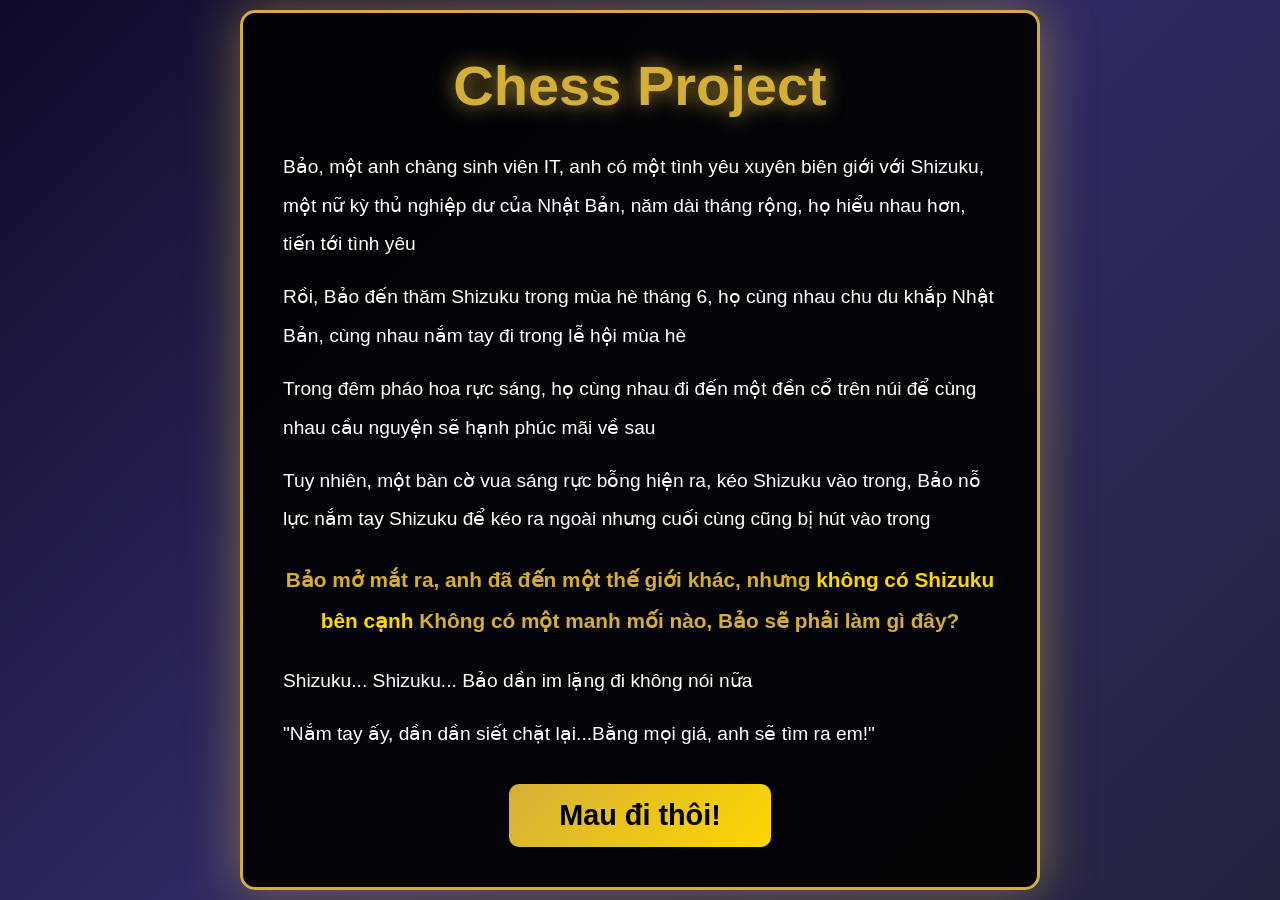
<file: src/index.html>
<!DOCTYPE html>
<html lang="vi">
  <head>
    <meta charset="UTF-8" />
    <meta name="viewport" content="width=device-width, initial-scale=1.0" />
    <link rel="apple-touch-icon" sizes="57x57" href="./img/ico/apple-icon-57x57.png" />
    <link rel="apple-touch-icon" sizes="60x60" href="./img/ico/apple-icon-60x60.png" />
    <link rel="apple-touch-icon" sizes="72x72" href="./img/ico/apple-icon-72x72.png" />
    <link rel="apple-touch-icon" sizes="76x76" href="./img/ico/apple-icon-76x76.png" />
    <link rel="apple-touch-icon" sizes="114x114" href="./img/ico/apple-icon-114x114.png" />
    <link rel="apple-touch-icon" sizes="120x120" href="./img/ico/apple-icon-120x120.png" />
    <link rel="apple-touch-icon" sizes="144x144" href="./img/ico/apple-icon-144x144.png" />
    <link rel="apple-touch-icon" sizes="152x152" href="./img/ico/apple-icon-152x152.png" />
    <link rel="apple-touch-icon" sizes="180x180" href="./img/ico/apple-icon-180x180.png" />
    <link rel="icon" type="image/png" sizes="192x192" href="./img/ico/android-icon-192x192.png" />
    <link rel="icon" type="image/png" sizes="32x32" href="./img/ico/favicon-32x32.png" />
    <link rel="icon" type="image/png" sizes="96x96" href="./img/ico/favicon-96x96.png" />
    <link rel="icon" type="image/png" sizes="16x16" href="./img/ico/favicon-16x16.png" />
    <link rel="manifest" href="./img/ico/manifest.json" />
    <link rel="stylesheet" href="chess_Style.css" />
    <meta name="msapplication-TileColor" content="#ffffff" />
    <meta name="msapplication-TileImage" content="/ms-icon-144x144.png" />
    <meta name="theme-color" content="#ffffff" />
    <title>Chess Project - Akh'Zahara</title>
  </head>
  <body>
    <!-- STORY INTRO -->
    <div id="story-intro" class="fullscreen-overlay">
      <div class="story-panel">
        <h1 class="title-gold">Chess Project</h1>
        <div class="story-text">
          <p>
            Bảo, một anh chàng sinh viên IT, anh có một tình yêu xuyên biên giới với Shizuku, một nữ kỳ thủ nghiệp dư
            của Nhật Bản, năm dài tháng rộng, họ hiểu nhau hơn, tiến tới tình yêu
          </p>
          <p>
            Rồi, Bảo đến thăm Shizuku trong mùa hè tháng 6, họ cùng nhau chu du khắp Nhật Bản, cùng nhau nắm tay đi
            trong lễ hội mùa hè
          </p>
          <p>
            Trong đêm pháo hoa rực sáng, họ cùng nhau đi đến một đền cổ trên núi để cùng nhau cầu nguyện sẽ hạnh phúc
            mãi về sau
          </p>
          <p>
            Tuy nhiên, một bàn cờ vua sáng rực bỗng hiện ra, kéo Shizuku vào trong, Bảo nỗ lực nắm tay Shizuku để kéo ra
            ngoài nhưng cuối cùng cũng bị hút vào trong
          </p>
          <p class="highlight">
            Bảo mở mắt ra, anh đã đến một thế giới khác, nhưng
            <strong>không có Shizuku bên cạnh</strong>
            Không có một manh mối nào, Bảo sẽ phải làm gì đây?
          </p>
          <p>Shizuku... Shizuku... Bảo dần im lặng đi không nói nữa</p>
          <p>"Nắm tay ấy, dần dần siết chặt lại...Bằng mọi giá, anh sẽ tìm ra em!"</p>
        </div>
        <button id="start-story-btn" class="btn-primary-large">Mau đi thôi!</button>
      </div>
    </div>

    <!-- MAIN MENU (Edopro Style) -->
    <div id="main-menu" class="fullscreen-overlay hidden">
      <div class="menu-container">
        <div class="menu-header">
          <h1 class="game-title">Chess Project</h1>
          <div class="player-info">
            <div class="player-name">
              Player:
              <span id="player-name">Bao</span>
            </div>
            <div class="player-level">
              Level:
              <span id="player-level">1</span>
            </div>
            <div class="player-exp">
              EXP:
              <span id="player-exp">0</span>
              /
              <span id="player-exp-max">100</span>
            </div>
          </div>
        </div>

        <div class="menu-content">
          <div class="menu-left">
            <button class="menu-btn" data-action="plot">
              <span class="btn-icon">📖</span>
              <span class="btn-text">Plot</span>
            </button>
            <button class="menu-btn" data-action="deck">
              <span class="btn-icon">📚</span>
              <span class="btn-text">Deck Builder</span>
            </button>
            <button class="menu-btn" data-action="profile">
              <span class="btn-icon">👤</span>
              <span class="btn-text">Profile</span>
            </button>
            <button class="menu-btn" data-action="options">
              <span class="btn-icon">⚙️</span>
              <span class="btn-text">Options</span>
            </button>
            <button class="menu-btn btn-danger" data-action="quit">
              <span class="btn-icon">🚪</span>
              <span class="btn-text">Exit</span>
            </button>
          </div>

          <div class="menu-right">
            <div class="character-display">
              <div class="character-silhouette">♔</div>
              <div class="character-name">Bao - The Wanderer</div>
            </div>
          </div>
        </div>
      </div>
    </div>

    <!-- PLOT SCREEN - Story selection -->
    <div id="plot-screen" class="fullscreen-overlay hidden">
      <div class="campaign-container">
        <div class="campaign-header">
          <h2>Plot - Choose Your Story</h2>
          <button class="btn-back" data-back="main-menu">← Back</button>
        </div>
        <div class="plot-menu">
          <div class="plot-item" data-plot="akh-zahara">
            <div class="plot-title">Akh'Zahara - Act 1 Chapter 1</div>
            <div class="plot-description">Waking up in a new world</div>
            <button class="btn-primary">Start</button>
          </div>
        </div>
      </div>
    </div>

    <!-- AKH'ZAHARA MENU SCREEN - Choose Main Plot, Guild, or Desert Merchant -->
    <div id="akh-zahara-menu-screen" class="fullscreen-overlay hidden">
      <div class="campaign-container">
        <div class="campaign-header">
          <h2>Akh'Zahara - Act 1 Chapter 1: Waking up in a new world</h2>
          <button class="btn-back" data-back="plot-screen">← Back</button>
        </div>
        <div class="plot-menu">
          <div class="plot-item" data-akh-action="main-plot">
            <div class="plot-title">Main Plot</div>
            <div class="plot-description">Follow Bao's journey to find Shizuku</div>
            <button class="btn-primary">Enter</button>
          </div>
          <div class="plot-item" data-akh-action="guild">
            <div class="plot-title">Guild - Trade Association</div>
            <div class="plot-description">Earn money through battle | No deck skills available</div>
            <button class="btn-primary">Enter</button>
          </div>
          <div class="plot-item" data-akh-action="merchant">
            <div class="plot-title">Desert Merchant</div>
            <div class="plot-description">Mysterious merchant | One-time challenge | Extreme difficulty</div>
            <button class="btn-primary">Challenge</button>
          </div>
        </div>
      </div>
    </div>

    <!-- MAIN PLOT SCREEN - Akh'Zahara battles -->
    <div id="akh-zahara-screen" class="fullscreen-overlay hidden">
      <div class="campaign-container">
        <div class="campaign-header">
          <h2>Akh'Zahara - Main Plot</h2>
          <button class="btn-back" data-back="akh-zahara-menu-screen">← Back</button>
        </div>
        <div class="progress-bar">
          <div class="progress-fill" id="akh-progress" style="width: 0%"></div>
        </div>
        <div class="act-progress-text" id="akh-progress-text">0/5</div>
        <div class="campaign-map">
          <div class="map-line"></div>
          <div class="map-node" data-node="miner-1" data-level="1">
            <span class="node-icon">⛏️</span>
            <span class="node-level">Miner 1</span>
          </div>
          <div class="map-node locked" data-node="miner-2" data-level="2">
            <span class="node-icon">⛏️</span>
            <span class="node-level">Miner 2</span>
          </div>
          <div class="map-node locked" data-node="miner-3" data-level="3">
            <span class="node-icon">⛏️</span>
            <span class="node-level">Miner 3</span>
          </div>
          <div class="map-node locked" data-node="edras" data-level="4">
            <span class="node-icon">👔</span>
            <span class="node-level">Manager - Edras</span>
          </div>
          <div class="map-node locked" data-node="wior" data-level="5">
            <span class="node-icon">♚</span>
            <span class="node-level">Boss - Wior</span>
          </div>
        </div>
      </div>
    </div>

    <!-- GUILD - TRADE ASSOCIATION SCREEN (inside Akh'Zahara) -->
    <div id="guild-screen" class="fullscreen-overlay hidden">
      <div class="campaign-container">
        <div class="campaign-header">
          <h2>Guild - Trade Association</h2>
          <button class="btn-back" data-back="akh-zahara-menu-screen">← Back</button>
          <div class="player-money">
            Money:
            <span id="player-money">9999999</span>
          </div>
        </div>
        <div class="trade-content">
          <div class="trade-left">
            <h3>Battle for Gold</h3>
            <div id="trade-opponents" class="opponent-grid"></div>
          </div>
          <div class="trade-right">
            <h3>Shop - Buy Skills & Pieces</h3>
            <div id="shop-items" class="shop-grid"></div>
          </div>
        </div>
      </div>
    </div>

    <!-- CAMPAIGN SCREEN (Hidden for now, kept for backward compatibility) -->
    <div id="campaign-screen" class="fullscreen-overlay hidden">
      <div class="campaign-container">
        <div class="campaign-header">
          <h2>Campaign - Act I: Desert of Despair</h2>
          <button class="btn-back" data-back="main-menu">← Back</button>
        </div>
        <div class="progress-bar">
          <div class="progress-fill" id="act-progress" style="width: 0%"></div>
        </div>
        <div class="act-progress-text" id="act-progress-text">0/5</div>
        <div class="campaign-map">
          <div class="map-line"></div>
          <div class="map-node" data-node="fight-1" data-level="1">
            <span class="node-icon">♟</span>
            <span class="node-level">Lvl 1</span>
          </div>
          <div class="map-node locked" data-node="fight-2" data-level="2">
            <span class="node-icon">♞</span>
            <span class="node-level">Lvl 2</span>
          </div>
          <div class="map-node locked" data-node="fight-3" data-level="3">
            <span class="node-icon">♜</span>
            <span class="node-level">Lvl 3</span>
          </div>
          <div class="map-node locked" data-node="fight-4" data-level="4">
            <span class="node-icon">♛</span>
            <span class="node-level">Lvl 4</span>
          </div>
          <div class="map-node locked" data-node="boss-1" data-level="5">
            <span class="node-icon">♚</span>
            <span class="node-level">Boss</span>
          </div>
        </div>
      </div>
    </div>

    <!-- ARENA SCREEN (Hidden for now, kept for backward compatibility) -->
    <div id="arena-screen" class="fullscreen-overlay hidden">
      <div class="arena-container">
        <div class="arena-header">
          <h2>Arena Challenges</h2>
          <button class="btn-back" data-back="main-menu">← Back</button>
        </div>
        <div class="opponent-grid">
          <div class="opponent-card" data-opponent="easy-1">
            <div class="card-icon">♟</div>
            <div class="card-name">Beginner Bot</div>
            <div class="card-difficulty">Easy</div>
            <button class="btn-challenge">Challenge</button>
          </div>
          <div class="opponent-card" data-opponent="easy-2">
            <div class="card-icon">♞</div>
            <div class="card-name">Training Dummy</div>
            <div class="card-difficulty">Easy</div>
            <button class="btn-challenge">Challenge</button>
          </div>
          <div class="opponent-card" data-opponent="medium-1">
            <div class="card-icon">♜</div>
            <div class="card-name">Arena Fighter</div>
            <div class="card-difficulty">Medium</div>
            <button class="btn-challenge">Challenge</button>
          </div>
          <div class="opponent-card" data-opponent="hard-1">
            <div class="card-icon">♛</div>
            <div class="card-name">Champion</div>
            <div class="card-difficulty">Hard</div>
            <button class="btn-challenge">Challenge</button>
          </div>
        </div>
      </div>
    </div>

    <!-- DIALOGUE SCREEN -->
    <div id="dialogue-screen" class="fullscreen-overlay hidden">
      <div class="dialogue-container">
        <div class="dialogue-portraits">
          <div class="dialogue-portrait left">♔</div>
          <div class="dialogue-portrait right" id="enemy-portrait">♚</div>
        </div>
        <div class="dialogue-content">
          <div class="dialogue-name" id="dialogue-name">Opponent</div>
          <div class="dialogue-text" id="dialogue-text"></div>
        </div>
        <button id="dialogue-continue" class="btn-primary-large">Continue</button>
      </div>
    </div>

    <!-- BATTLE SCREEN -->
    <div id="battle-screen" class="fullscreen-overlay hidden map-main">
      <div class="battle-container">
        <!-- Top Panel: Opponent & Turn -->
        <div class="battle-header">
          <div class="opponent-info">
            <div class="opponent-name" id="battle-opponent">vs Sandlord</div>
            <div class="opponent-timer" id="opponent-timer">10:00</div>
          </div>
          <div class="turn-info" id="battle-turn">Turn: 1</div>
          <button class="btn-surrender btn-danger">Surrender</button>
        </div>

        <!-- Main Battle Area -->
        <div class="battle-content">
          <!-- Left Panel: Logs & Effects -->
          <div class="battle-left-panel">
            <div class="panel-section">
              <h4>Move Log</h4>
              <div id="move-log" class="log-container"></div>
            </div>
            <div class="panel-section">
              <h4>Skill Log</h4>
              <div id="skill-log" class="log-container"></div>
            </div>
            <div class="panel-section">
              <h4>Buffs/Debuffs</h4>
              <div id="buff-debuff-list"></div>
            </div>
          </div>

          <!-- Center: Chess Board -->
          <div class="battle-board">
            <div class="file-labels">
              <div>a</div>
              <div>b</div>
              <div>c</div>
              <div>d</div>
              <div>e</div>
              <div>f</div>
              <div>g</div>
              <div>h</div>
            </div>
            <div id="chess-board" class="chess-board"></div>
            <div class="rank-labels">
              <div>8</div>
              <div>7</div>
              <div>6</div>
              <div>5</div>
              <div>4</div>
              <div>3</div>
              <div>2</div>
              <div>1</div>
            </div>
            <div class="player-status player">
              <div class="status-name">You (Bao)</div>
              <div class="status-timer" id="player-timer">10:00</div>
            </div>
          </div>

          <!-- Right Panel: Energy & Skills -->
          <div class="battle-right-panel">
            <div class="panel-section">
              <h4>Energy</h4>
              <div class="energy-display">
                <div class="energy-text">
                  <span id="current-ep">1</span>
                  /
                  <span id="max-ep">12</span>
                  EP
                </div>
              </div>
            </div>

            <div class="panel-section">
              <h4>Your Skills</h4>
              <div id="battle-skills" class="skill-cards-vertical"></div>
            </div>

            <div class="panel-section">
              <h4>Special Actions</h4>
              <button id="purge-btn" class="btn-special" title="Deal 1 damage to all pieces with health < 0.25">
                🔥 Purge (1 DMG to Weak)
              </button>
            </div>
          </div>
        </div>
      </div>
    </div>

    <!-- VICTORY SCREEN -->
    <div id="victory-screen" class="fullscreen-overlay hidden">
      <div class="result-panel victory">
        <h1>VICTORY!</h1>
        <div class="result-rewards">
          <p>
            Experience Gained:
            <span class="reward-value" id="exp-gained">+25</span>
          </p>
          <p>
            New Level:
            <span class="reward-value" id="new-level">2</span>
          </p>
        </div>
        <button class="btn-primary-large" id="victory-continue">Continue</button>
      </div>
    </div>

    <!-- DEFEAT SCREEN -->
    <div id="defeat-screen" class="fullscreen-overlay hidden">
      <div class="result-panel defeat">
        <h1>DEFEAT</h1>
        <div class="result-text">
          <p>You were defeated in battle...</p>
          <p>Train harder and try again!</p>
        </div>
        <button class="btn-primary-large" id="defeat-retry">Retry</button>
        <button class="btn-secondary" id="defeat-menu">Return to Menu</button>
      </div>
    </div>

    <!-- DECK BUILDER -->
    <div id="deck-builder" class="fullscreen-overlay hidden">
      <div class="deck-container">
        <div class="deck-header">
          <h2>Deck Builder</h2>
          <button class="btn-back" data-back="main-menu">← Back</button>
        </div>

        <div class="deck-content">
          <div class="deck-left">
            <h3>Available Skills</h3>
            <div id="available-skills" class="skill-grid"></div>
          </div>

          <div class="deck-right">
            <h3>Your Deck (5/5)</h3>
            <div id="selected-skills" class="skill-list-large"></div>
            <button class="btn-save-deck" id="save-deck-btn">Save Deck</button>
          </div>
        </div>
      </div>
    </div>

    <!-- PROFILE SCREEN -->
    <div id="profile-screen" class="fullscreen-overlay hidden">
      <div class="profile-container">
        <div class="profile-header">
          <h2>Player Profile</h2>
          <button class="btn-back" data-back="main-menu">← Back</button>
        </div>

        <div class="profile-content">
          <div class="profile-stats">
            <h3>Statistics</h3>
            <div class="stat-line">
              Name:
              <span id="profile-name">Bao</span>
            </div>
            <div class="stat-line">
              Level:
              <span id="profile-level">1</span>
            </div>
            <div class="stat-line">
              Experience:
              <span id="profile-exp">0</span>
            </div>
            <div class="stat-line">
              Battles Won:
              <span id="profile-wins">0</span>
            </div>
            <div class="stat-line">
              Battles Lost:
              <span id="profile-losses">0</span>
            </div>
            <div class="stat-line">
              Win Rate:
              <span id="profile-winrate">0%</span>
            </div>
          </div>

          <div class="profile-achievements">
            <h3>Achievements</h3>
            <div class="achievement locked">
              <span class="achievement-icon">🏆</span>
              <span class="achievement-name">First Victory</span>
            </div>
            <div class="achievement locked">
              <span class="achievement-icon">⚔️</span>
              <span class="achievement-name">Arena Champion</span>
            </div>
            <div class="achievement locked">
              <span class="achievement-icon">👑</span>
              <span class="achievement-name">Boss Slayer</span>
            </div>
          </div>
        </div>
      </div>
    </div>

    <!-- Load early error catcher before other scripts to capture startup/runtime errors -->
    <script src="early_error_catcher.js"></script>
    <!-- Load core game state first, then systems, then UI logic -->
    <script src="game_Stage.js"></script>
    <script src="ai_System.js"></script>
    <script src="dialogue_System.js"></script>
    <script src="skill_System.js"></script>
    <script src="chess_Logic.js"></script>
    <script src="menu_Logic.js"></script>
    <script src="battle_System.js"></script>
  </body>
</html>
</file>
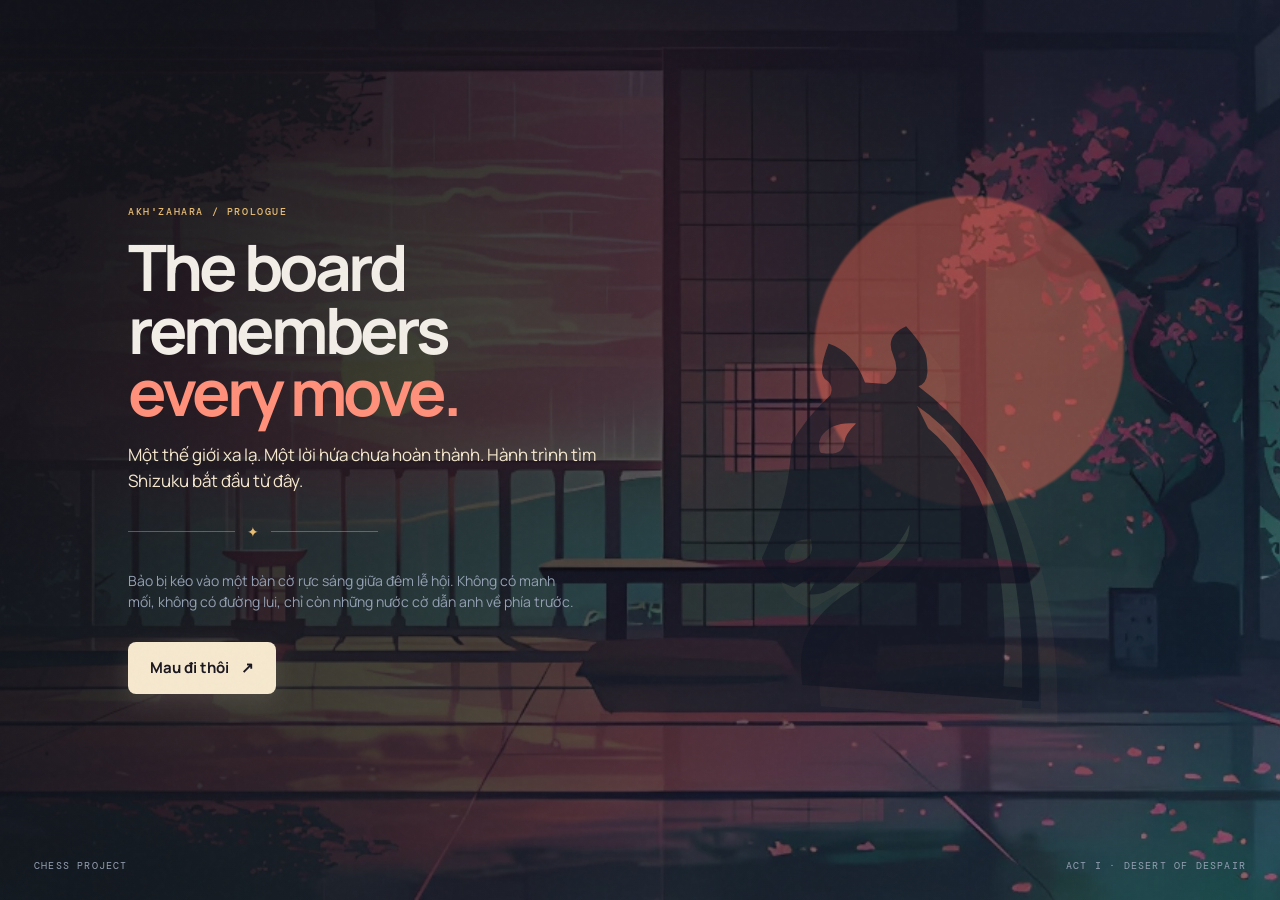
<file: Chess-Project/src/index.html>
<!doctype html>
<html lang="vi">
  <head>
    <meta charset="UTF-8" />
    <meta name="viewport" content="width=device-width, initial-scale=1.0" />
    <meta name="theme-color" content="#10131c" />
    <link rel="icon" href="../assets/img/ico/favicon.ico" />
    <link rel="stylesheet" href="chess_Style.css" />
    <title>Chess Project | Akh'Zahara</title>
  </head>
  <body>
    <div class="site-noise" aria-hidden="true"></div>

    <main id="story-intro" class="screen fullscreen-overlay screen-intro">
      <div class="intro-art" aria-hidden="true">
        <div class="intro-sun"></div>
        <div class="intro-silhouette">♞</div>
      </div>
      <section class="intro-panel" aria-labelledby="intro-title">
        <div class="eyebrow">AKH'ZAHARA / PROLOGUE</div>
        <h1 id="intro-title">
          The board remembers
          <br />
          <em>every move.</em>
        </h1>
        <p class="intro-lede">
          Một thế giới xa lạ. Một lời hứa chưa hoàn thành. Hành trình tìm Shizuku bắt đầu từ đây.
        </p>
        <div class="intro-rule">
          <span></span>
          <span>✦</span>
          <span></span>
        </div>
        <p class="intro-copy">
          Bảo bị kéo vào một bàn cờ rực sáng giữa đêm lễ hội. Không có manh mối, không có đường lui, chỉ còn những nước
          cờ dẫn anh về phía trước.
        </p>
        <button id="start-story-btn" class="button button-primary button-large">
          <span>Mau đi thôi</span>
          <span aria-hidden="true">↗</span>
        </button>
      </section>
      <div class="intro-footer">
        <span>CHESS PROJECT</span>
        <span>ACT I · DESERT OF DESPAIR</span>
      </div>
    </main>

    <main id="main-menu" class="screen fullscreen-overlay screen-menu hidden">
      <header class="app-header">
        <a class="brand" href="#" aria-label="Chess Project home">
          <span class="brand-mark">♞</span>
          <span>
            <strong>Chess</strong>
            Project
          </span>
        </a>
        <div class="header-meta">
          <span class="status-dot"></span>
          <span>Local session</span>
          <span class="header-divider"></span>
          <span class="muted">Akh'Zahara</span>
        </div>
      </header>
      <section class="menu-dashboard">
        <div class="menu-hero">
          <div class="eyebrow">WELCOME BACK, TRAVELER</div>
          <h1>Make your move.</h1>
          <p>Choose a path through Akh'Zahara and find the one who is waiting beyond the board.</p>
          <div class="hero-stats">
            <div>
              <span>01</span>
              <small>ACT</small>
            </div>
            <div>
              <span>05</span>
              <small>DUELS</small>
            </div>
            <div>
              <span>∞</span>
              <small>WAYS FORWARD</small>
            </div>
          </div>
        </div>
        <div class="menu-card player-card">
          <div class="card-kicker">YOUR PROFILE</div>
          <div class="player-row">
            <div class="avatar avatar-gold">♔</div>
            <div>
              <h2 id="player-name">Bao</h2>
              <p>
                The Wanderer · Level
                <span id="player-level">1</span>
              </p>
            </div>
          </div>
          <div class="xp-label">
            <span>Experience</span>
            <strong>
              <span id="player-exp">0</span>
              /
              <span id="player-exp-max">100</span>
            </strong>
          </div>
          <div class="xp-track"><span></span></div>
        </div>
        <nav class="menu-actions" aria-label="Main navigation">
          <button class="menu-btn menu-btn-featured" data-action="plot">
            <span class="action-icon">◈</span>
            <span>
              <strong>Continue journey</strong>
              <small>Enter the story of Akh'Zahara</small>
            </span>
            <b>→</b>
          </button>
          <button class="menu-btn" data-action="deck">
            <span class="action-icon">▤</span>
            <span>
              <strong>Deck builder</strong>
              <small>Shape your five-card strategy</small>
            </span>
            <b>→</b>
          </button>
          <button class="menu-btn" data-action="profile">
            <span class="action-icon">◉</span>
            <span>
              <strong>Profile</strong>
              <small>Review your campaign record</small>
            </span>
            <b>→</b>
          </button>
          <button class="menu-btn" data-action="options">
            <span class="action-icon">⊙</span>
            <span>
              <strong>Options</strong>
              <small>Preferences and display</small>
            </span>
            <b>→</b>
          </button>
          <button class="menu-btn menu-btn-quiet" data-action="quit">
            <span class="action-icon">↪</span>
            <span>
              <strong>Exit game</strong>
              <small>Close this session</small>
            </span>
            <b>→</b>
          </button>
        </nav>
        <aside class="menu-art" aria-label="Akh'Zahara illustration">
          <div class="art-caption">
            <span>THE DESERT</span>
            <strong>holds its breath.</strong>
          </div>
        </aside>
      </section>
    </main>

    <main id="plot-screen" class="screen fullscreen-overlay screen-content hidden">
      <section class="content-shell">
        <header class="screen-header">
          <div>
            <div class="eyebrow">STORY SELECT</div>
            <h1>Choose your road</h1>
            <p>Every chapter brings you closer to Shizuku.</p>
          </div>
          <button class="btn-back button button-ghost" data-back="main-menu">← Back</button>
        </header>
        <div class="story-choice plot-menu">
          <article class="choice-card plot-item" data-plot="akh-zahara">
            <div class="choice-index">01</div>
            <div>
              <div class="card-kicker">ACT I · CHAPTER I</div>
              <h2>Akh'Zahara</h2>
              <p>Wake in a new world, cross the desert, and follow the trail of a vanished traveler.</p>
              <button class="button button-primary">
                Begin chapter
                <span>→</span>
              </button>
            </div>
            <div class="choice-glyph">♞</div>
          </article>
        </div>
      </section>
    </main>

    <main id="akh-zahara-menu-screen" class="screen fullscreen-overlay screen-content screen-map hidden">
      <section class="content-shell">
        <header class="screen-header">
          <div>
            <div class="eyebrow">AKH'ZAHARA · ACT I</div>
            <h1>The desert opens</h1>
            <p>Choose how you want to spend this chapter.</p>
          </div>
          <button class="btn-back button button-ghost" data-back="plot-screen">← Back</button>
        </header>
        <div class="mode-grid">
          <article class="mode-card plot-item" data-akh-action="main-plot">
            <span class="mode-number">01</span>
            <span class="mode-icon">♚</span>
            <div>
              <h2>Destiny road</h2>
              <p>Follow the main story and find the keeper of the mine.</p>
            </div>
            <button class="button button-outline">Enter →</button>
          </article>
          <article class="mode-card plot-item" data-akh-action="guild">
            <span class="mode-number">02</span>
            <span class="mode-icon">◈</span>
            <div>
              <h2>Trade association</h2>
              <p>Win matches, earn gold, refine your deck.</p>
            </div>
            <button class="button button-outline">Enter →</button>
          </article>
          <article class="mode-card mode-card-warning plot-item" data-akh-action="merchant">
            <span class="mode-number">03</span>
            <span class="mode-icon">✦</span>
            <div>
              <h2>Secret merchant</h2>
              <p>One attempt. Extreme difficulty. A unique reward.</p>
            </div>
            <button class="button button-outline">Challenge →</button>
          </article>
        </div>
      </section>
    </main>

    <main id="akh-zahara-screen" class="screen fullscreen-overlay screen-content hidden">
      <section class="content-shell">
        <header class="screen-header">
          <div>
            <div class="eyebrow">DESTINY ROAD · ACT I</div>
            <h1>Through the mine</h1>
            <p>Defeat each guardian to unlock the next gate.</p>
          </div>
          <button class="btn-back button button-ghost" data-back="akh-zahara-menu-screen">← Back</button>
        </header>
        <div class="progress-summary">
          <div>
            <span>CAMPAIGN PROGRESS</span>
            <strong id="akh-progress-text">0/5</strong>
          </div>
          <div class="progress-bar"><div class="progress-fill" id="akh-progress" style="width: 0%"></div></div>
        </div>
        <div class="campaign-map">
          <div class="map-line"></div>
          <button class="map-node" data-node="miner-1" data-level="1">
            <span class="node-icon">⛏</span>
            <span class="node-level">Miner I</span>
          </button>
          <button class="map-node locked" data-node="miner-2" data-level="2">
            <span class="node-icon">⛏</span>
            <span class="node-level">Miner II</span>
          </button>
          <button class="map-node locked" data-node="miner-3" data-level="3">
            <span class="node-icon">⛏</span>
            <span class="node-level">Miner III</span>
          </button>
          <button class="map-node locked" data-node="edras" data-level="4">
            <span class="node-icon">♜</span>
            <span class="node-level">Edras</span>
          </button>
          <button class="map-node locked" data-node="wior" data-level="5">
            <span class="node-icon">♚</span>
            <span class="node-level">Wior</span>
          </button>
        </div>
      </section>
    </main>

    <main id="guild-screen" class="screen fullscreen-overlay screen-content hidden">
      <section class="content-shell">
        <header class="screen-header">
          <div>
            <div class="eyebrow">AKH'ZAHARA · ECONOMY</div>
            <h1>Trade association</h1>
            <p>Win matches, earn gold, refine your deck.</p>
          </div>
          <div class="header-actions">
            <div class="wallet">
              ◈
              <span id="player-money">0</span>
            </div>
            <button class="btn-back button button-ghost" data-back="akh-zahara-menu-screen">← Back</button>
          </div>
        </header>
        <div class="trade-content">
          <section class="surface-panel trade-left">
            <div class="panel-heading">
              <div>
                <span class="card-kicker">THE LADDER</span>
                <h2>Earn your way up</h2>
              </div>
            </div>
            <div id="trade-opponents" class="opponent-grid"></div>
          </section>
          <section class="surface-panel trade-right">
            <div class="panel-heading">
              <div>
                <span class="card-kicker">THE SHOP</span>
                <h2>Invest in strategy</h2>
              </div>
            </div>
            <div id="shop-items" class="shop-grid"></div>
          </section>
        </div>
      </section>
    </main>

    <main id="campaign-screen" class="screen fullscreen-overlay screen-content hidden">
      <section class="content-shell">
        <header class="screen-header">
          <div>
            <div class="eyebrow">LEGACY CAMPAIGN</div>
            <h1>Desert of despair</h1>
            <p>The original battle route.</p>
          </div>
          <button class="btn-back button button-ghost" data-back="main-menu">← Back</button>
        </header>
        <div class="progress-summary">
          <div>
            <span>ACT I PROGRESS</span>
            <strong id="act-progress-text">0/5</strong>
          </div>
          <div class="progress-bar"><div class="progress-fill" id="act-progress" style="width: 0%"></div></div>
        </div>
        <div class="campaign-map">
          <div class="map-line"></div>
          <button class="map-node" data-node="fight-1" data-level="1">
            <span class="node-icon">♟</span>
            <span class="node-level">Level 1</span>
          </button>
          <button class="map-node locked" data-node="fight-2" data-level="2">
            <span class="node-icon">♞</span>
            <span class="node-level">Level 2</span>
          </button>
          <button class="map-node locked" data-node="fight-3" data-level="3">
            <span class="node-icon">♜</span>
            <span class="node-level">Level 3</span>
          </button>
          <button class="map-node locked" data-node="fight-4" data-level="4">
            <span class="node-icon">♛</span>
            <span class="node-level">Level 4</span>
          </button>
          <button class="map-node locked" data-node="boss-1" data-level="5">
            <span class="node-icon">♚</span>
            <span class="node-level">Boss</span>
          </button>
        </div>
      </section>
    </main>

    <main id="arena-screen" class="screen fullscreen-overlay screen-content hidden">
      <section class="content-shell">
        <header class="screen-header">
          <div>
            <div class="eyebrow">OPEN PLAY</div>
            <h1>Arena challenges</h1>
            <p>Choose an opponent and test your reading of the board.</p>
          </div>
          <button class="btn-back button button-ghost" data-back="main-menu">← Back</button>
        </header>
        <div class="opponent-grid arena-grid">
          <article class="opponent-card" data-opponent="easy-1">
            <div class="card-icon">♟</div>
            <h2>Rookie</h2>
            <p>Easy · First steps</p>
            <button class="btn-challenge button button-outline">Challenge</button>
          </article>
          <article class="opponent-card" data-opponent="easy-2">
            <div class="card-icon">♞</div>
            <h2>Training dummy</h2>
            <p>Easy · Practice</p>
            <button class="btn-challenge button button-outline">Challenge</button>
          </article>
          <article class="opponent-card" data-opponent="medium-1">
            <div class="card-icon">♜</div>
            <h2>Arena fighter</h2>
            <p>Medium · Pressure</p>
            <button class="btn-challenge button button-outline">Challenge</button>
          </article>
          <article class="opponent-card" data-opponent="hard-1">
            <div class="card-icon">♛</div>
            <h2>Champion</h2>
            <p>Hard · No mercy</p>
            <button class="btn-challenge button button-outline">Challenge</button>
          </article>
        </div>
      </section>
    </main>

    <main id="dialogue-screen" class="screen fullscreen-overlay screen-dialogue hidden">
      <section class="dialogue-container">
        <div class="dialogue-portraits">
          <div class="dialogue-portrait left">♔</div>
          <div class="dialogue-portrait right" id="enemy-portrait">♚</div>
        </div>
        <div class="dialogue-content">
          <div class="card-kicker">BEFORE THE MATCH</div>
          <div class="dialogue-name" id="dialogue-name">Opponent</div>
          <div class="dialogue-text" id="dialogue-text"></div>
        </div>
        <button id="dialogue-continue" class="button button-primary button-large">
          Continue
          <span>→</span>
        </button>
      </section>
    </main>

    <main id="battle-screen" class="screen fullscreen-overlay screen-battle hidden map-main">
      <div class="battle-shell">
        <header class="battle-topbar">
          <a class="brand" href="#">
            <span class="brand-mark">♞</span>
            <span>
              <strong>Chess</strong>
              Project
            </span>
          </a>
          <div class="battle-context">
            <span class="status-dot"></span>
            <span id="battle-turn">Turn: 1</span>
            <span class="header-divider"></span>
            <span id="battle-opponent">vs Sandlord</span>
          </div>
          <button class="btn-surrender button button-danger">Resign</button>
        </header>
        <div class="battle-layout">
          <aside class="battle-sidebar battle-sidebar-left">
            <section class="player-panel opponent-panel">
              <div class="player-row">
                <div class="avatar avatar-red">♚</div>
                <div>
                  <span class="card-kicker">OPPONENT</span>
                  <h2 id="battle-opponent-label">Sandlord</h2>
                </div>
              </div>
              <div class="clock clock-opponent" id="opponent-timer">10:00</div>
            </section>
            <section class="surface-panel log-panel">
              <div class="panel-heading">
                <h3>Move history</h3>
                <span class="panel-count">10</span>
              </div>
              <div id="move-log" class="log-container move-history"></div>
            </section>
            <section class="surface-panel log-panel">
              <div class="panel-heading"><h3>Battle log</h3></div>
              <div id="skill-log" class="log-container"></div>
            </section>
            <section class="surface-panel effects-panel">
              <div class="panel-heading"><h3>Effects</h3></div>
              <div id="buff-debuff-list"></div>
            </section>
          </aside>
          <section class="board-stage">
            <div class="board-status">
              <span class="turn-pip"></span>
              <span>Your turn</span>
              <small>Choose a piece to begin</small>
            </div>
            <div class="board-frame">
              <div class="rank-labels" aria-hidden="true">
                <div>8</div>
                <div>7</div>
                <div>6</div>
                <div>5</div>
                <div>4</div>
                <div>3</div>
                <div>2</div>
                <div>1</div>
              </div>
              <div class="board-core">
                <div id="chess-board" class="chess-board" aria-label="Chess board"></div>
                <div class="file-labels" aria-hidden="true">
                  <div>a</div>
                  <div>b</div>
                  <div>c</div>
                  <div>d</div>
                  <div>e</div>
                  <div>f</div>
                  <div>g</div>
                  <div>h</div>
                </div>
              </div>
            </div>
            <section class="player-panel player-panel-bottom">
              <div class="player-row">
                <div class="avatar avatar-gold">♔</div>
                <div>
                  <span class="card-kicker">YOU</span>
                  <h2>You · Bao</h2>
                </div>
              </div>
              <div class="clock clock-player" id="player-timer">10:00</div>
            </section>
          </section>
          <aside class="battle-sidebar battle-sidebar-right">
            <section class="surface-panel energy-panel">
              <div class="panel-heading">
                <h3>Energy</h3>
                <span class="energy-bolt">✦</span>
              </div>
              <div class="energy-readout">
                <strong id="current-ep">1</strong>
                <span>
                  /
                  <span id="max-ep">12</span>
                  EP
                </span>
              </div>
              <div class="energy-track"><span></span></div>
            </section>
            <section class="surface-panel skills-panel">
              <div class="panel-heading">
                <div>
                  <span class="card-kicker">YOUR HAND</span>
                  <h3>Skills</h3>
                </div>
              </div>
              <div id="battle-skills" class="skill-cards-vertical"></div>
            </section>
            <section class="surface-panel special-panel">
              <div class="panel-heading"><h3>Special actions</h3></div>
              <p>Available during your turn.</p>
            </section>
          </aside>
        </div>
      </div>
    </main>

    <main id="victory-screen" class="screen fullscreen-overlay screen-result hidden">
      <section class="result-panel victory">
        <div class="result-mark">✦</div>
        <div class="eyebrow">MATCH COMPLETE</div>
        <h1>Victory</h1>
        <p>You found the line through.</p>
        <div class="result-rewards">
          <div>
            <span>REWARD</span>
            <strong id="exp-gained">+25 EXP</strong>
          </div>
          <div>
            <span>LEVEL</span>
            <strong id="new-level">2</strong>
          </div>
        </div>
        <button class="button button-primary button-large" id="victory-continue">
          Continue
          <span>→</span>
        </button>
      </section>
    </main>
    <main id="defeat-screen" class="screen fullscreen-overlay screen-result hidden">
      <section class="result-panel defeat">
        <div class="result-mark">×</div>
        <div class="eyebrow">MATCH COMPLETE</div>
        <h1>Defeat</h1>
        <p>The board is still here. Your next move can be better.</p>
        <button class="button button-primary button-large" id="defeat-retry">
          Try again
          <span>↗</span>
        </button>
        <button class="button button-ghost" id="defeat-menu">Return to menu</button>
      </section>
    </main>

    <main id="deck-builder" class="screen fullscreen-overlay screen-content hidden">
      <section class="content-shell">
        <header class="screen-header">
          <div>
            <div class="eyebrow">PREPARE YOUR STRATEGY</div>
            <h1>Deck builder</h1>
            <p>Bring five skills into the next match.</p>
          </div>
          <button class="btn-back button button-ghost" data-back="main-menu">← Back</button>
        </header>
        <div class="deck-content">
          <section class="surface-panel deck-left">
            <div class="panel-heading">
              <div>
                <span class="card-kicker">AVAILABLE</span>
                <h2>Skill library</h2>
              </div>
            </div>
            <div id="available-skills" class="skill-grid"></div>
          </section>
          <section class="surface-panel deck-right">
            <div class="panel-heading">
              <div>
                <span class="card-kicker">EQUIPPED</span>
                <h2>
                  Your deck
                  <span class="deck-limit">5 cards</span>
                </h2>
              </div>
            </div>
            <div id="selected-skills" class="skill-list-large"></div>
            <button class="button button-primary btn-save-deck" id="save-deck-btn">
              Save deck
              <span>✓</span>
            </button>
          </section>
        </div>
      </section>
    </main>

    <main id="profile-screen" class="screen fullscreen-overlay screen-content hidden">
      <section class="content-shell">
        <header class="screen-header">
          <div>
            <div class="eyebrow">PLAYER RECORD</div>
            <h1>Profile</h1>
            <p>Your path through the desert so far.</p>
          </div>
          <button class="btn-back button button-ghost" data-back="main-menu">← Back</button>
        </header>
        <div class="profile-content">
          <section class="surface-panel profile-stats">
            <div class="profile-identity">
              <div class="avatar avatar-gold avatar-large">♔</div>
              <div>
                <div class="card-kicker">THE WANDERER</div>
                <h2 id="profile-name">Bao</h2>
                <p>
                  Level
                  <span id="profile-level">1</span>
                </p>
              </div>
            </div>
            <div class="stat-grid">
              <div>
                <span>Experience</span>
                <strong id="profile-exp">0</strong>
              </div>
              <div>
                <span>Win rate</span>
                <strong id="profile-winrate">0%</strong>
              </div>
              <div>
                <span>Battles won</span>
                <strong id="profile-wins">0</strong>
              </div>
              <div>
                <span>Battles lost</span>
                <strong id="profile-losses">0</strong>
              </div>
            </div>
          </section>
          <section class="surface-panel profile-achievements">
            <div class="panel-heading">
              <div>
                <span class="card-kicker">MILESTONES</span>
                <h2>Achievements</h2>
              </div>
            </div>
            <div class="achievement locked">
              <span class="achievement-icon">✦</span>
              <span>
                <strong>First victory</strong>
                <small>Win your first duel</small>
              </span>
            </div>
            <div class="achievement locked">
              <span class="achievement-icon">♞</span>
              <span>
                <strong>Arena champion</strong>
                <small>Defeat the arena champion</small>
              </span>
            </div>
            <div class="achievement locked">
              <span class="achievement-icon">♚</span>
              <span>
                <strong>Boss slayer</strong>
                <small>Reach the end of the road</small>
              </span>
            </div>
          </section>
        </div>
      </section>
    </main>

    <script src="game_Stage.js"></script>
    <script src="ai_System.js"></script>
    <script src="dialogue_System.js"></script>
    <script src="skill_System.js"></script>
    <script src="chess_Logic.js"></script>
    <script src="menu_Logic.js"></script>
    <script src="battle_System.js"></script>
  </body>
</html>
</file>
<file: src/chess_Style.css>
/* === RESET & BASE === */
* {
  margin: 0;
  padding: 0;
  box-sizing: border-box;
}

body {
  font-family: "Segoe UI", Tahoma, Geneva, Verdana, sans-serif;
  font-size: 8px;
  background: linear-gradient(135deg, #0f0c29, #302b63, #24243e);
  color: #fff;
  overflow-x: hidden;
}

/* Reduce the overall design area by 25% (scale down) to make layout tidier */
/* removed global scale: causing layout problems for some browsers/hosts */

.hidden {
  display: none !important;
}

/* === FULLSCREEN OVERLAY === */
.fullscreen-overlay {
  position: fixed;
  top: 0;
  left: 0;
  width: 100%;
  height: 100%;
  display: flex;
  justify-content: center;
  align-items: center;
  z-index: 1000;
  overflow-y: auto;
  background: linear-gradient(135deg, #0f0c29, #302b63, #24243e);
}

/* === BATTLE SCREEN - CRITICAL FIX FOR BACKGROUND === */
#battle-screen.fullscreen-overlay {
  background: none !important;
}

#battle-screen::before {
  content: "";
  position: absolute;
  top: 0;
  left: 0;
  right: 0;
  bottom: 0;
  /* even lighter darkening so the map is clearer */
  background: rgba(0, 0, 0, 0.04);
  pointer-events: none;
  z-index: 0;
}
#battle-screen {
  /* Ensure battle screen covers the full viewport so its background can cover everything */
  position: fixed !important;
  inset: 0 !important;
  width: 100% !important;
  height: 100vh !important;
  min-height: 100vh !important;
  z-index: 1000;
  background-repeat: no-repeat !important;
  background-size: cover !important;
  background-position: center center !important;
}

/* Map variants (controlled via classes on #battle-screen). Paths are relative to this CSS file (src/). */
#battle-screen.map-main {
  background-image: url("../assets/img/map/Akh'Zahara_map.png") !important;
  background-repeat: no-repeat !important;
  background-size: cover !important;
  background-position: center !important;
}

#battle-screen.map-desert {
  background-image: url("../assets/img/map/Akh'Zahara_secret_map.png") !important;
  background-repeat: no-repeat !important;
  background-size: cover !important;
  background-position: center !important;
}

#battle-screen.map-village {
  background-image: url("../assets/img/map/Akh'Zahara_village.png") !important;
  background-repeat: no-repeat !important;
  background-size: cover !important;
  background-position: center !important;
}

.battle-container {
  position: relative;
  z-index: 1;
  width: 95%;
  max-width: 1600px;
  height: 90vh;
  background: rgba(0, 0, 0, 0.16) !important;
  border: 2px solid #d4af37;
  border-radius: 20px;
  padding: 20px;
  display: flex;
  flex-direction: column;
  gap: 15px;
  backdrop-filter: blur(2px);
  -webkit-backdrop-filter: blur(2px);
}

.battle-left-panel,
.battle-right-panel {
  width: 250px;
  background: rgba(0, 0, 0, 0.12) !important;
  border: 2px solid rgba(212, 175, 55, 0.6);
  border-radius: 10px;
  padding: 15px;
  overflow-y: auto;
  backdrop-filter: blur(4px);
}

.log-box,
.effects-box,
.skill-cards-vertical,
.panel-section {
  background: transparent !important;
  border: none;
  color: #fff;
}

/* Chessboard: Keep opaque squares for gameplay clarity */
.battle-board {
  flex: 1;
  display: flex;
  gap: 20px;
  overflow: hidden;
  align-items: center;
  justify-content: center;
  position: relative;
}

.chess-board {
  display: grid;
  grid-template-columns: repeat(8, 60px);
  grid-template-rows: repeat(8, 60px);
  width: 480px;
  height: 480px;
  border: 2px solid rgba(212, 175, 55, 0.6);
  box-shadow: 0 8px 30px rgba(0, 0, 0, 0.45), inset 0 0 30px rgba(212, 175, 55, 0.04);
  background: rgba(255, 255, 255, 0.03);
  position: relative;
}

.chess-square {
  width: 60px;
  height: 60px;
  display: flex;
  justify-content: center;
  align-items: center;
  font-size: 2rem;
  position: relative;
}

/* Other elements: Ensure no solid backgrounds */
.move-log,
.skill-log,
.buffs-debuffs {
  background: transparent !important;
}

/* Responsive tweaks: ensure battle container fits small screens without covering map */
@media (max-width: 900px) {
  .battle-container {
    width: 96%;
    height: auto;
    max-height: 92vh;
    padding: 12px;
  }
  .battle-left-panel,
  .battle-right-panel {
    width: 200px;
  }
}

/* === STORY INTRO === */
.story-panel {
  background: rgba(0, 0, 0, 0.9);
  border: 3px solid #d4af37;
  border-radius: 15px;
  padding: 40px;
  max-width: 800px;
  text-align: center;
  box-shadow: 0 0 50px rgba(212, 175, 55, 0.5);
}

@keyframes fadeIn {
  from {
    opacity: 0;
    transform: translateY(-20px);
  }
  to {
    opacity: 1;
    transform: translateY(0);
  }
}

.title-gold {
  font-size: 3.5rem;
  color: #d4af37;
  text-shadow: 0 0 20px rgba(212, 175, 55, 0.8);
  margin-bottom: 30px;
  font-weight: bold;
}

.story-text {
  font-size: 1.2rem;
  line-height: 2;
  text-align: left;
  margin-bottom: 30px;
}

.story-text p {
  margin-bottom: 15px;
}

.story-text .highlight {
  color: #d4af37;
  font-size: 1.3rem;
  font-weight: bold;
  text-align: center;
  margin: 20px 0;
}

.story-text strong {
  color: #ffd700;
}

.btn-primary-large {
  font-size: 1.8rem;
  padding: 15px 50px;
  background: linear-gradient(135deg, #d4af37, #ffd700);
  color: #000;
  border: none;
  border-radius: 10px;
  font-weight: bold;
  cursor: pointer;
  transition: all 0.3s;
}

.btn-primary-large:hover {
  transform: translateY(-3px) scale(1.05);
  box-shadow: 0 10px 30px rgba(212, 175, 55, 0.8);
}

/* === MAIN MENU (Edopro Style) === */
.menu-container {
  width: 90%;
  max-width: 1200px;
  height: 80vh;
  background: rgba(0, 0, 0, 0.8);
  border: 2px solid #d4af37;
  border-radius: 20px;
  overflow: hidden;
  box-shadow: 0 0 50px rgba(0, 0, 0, 0.8);
}

.menu-header {
  background: linear-gradient(135deg, #1a1a1a, #2d2d2d);
  padding: 20px;
  border-bottom: 2px solid #d4af37;
  display: flex;
  justify-content: space-between;
  align-items: center;
}

.game-title {
  font-size: 2.5rem;
  color: #d4af37;
  text-shadow: 0 0 10px rgba(212, 175, 55, 0.5);
}

.player-info {
  text-align: right;
  font-size: 1.1rem;
}

.player-name,
.player-level,
.player-exp {
  margin: 5px 0;
  color: #ffd700;
}

.menu-content {
  display: flex;
  height: calc(100% - 100px);
}

.menu-left {
  flex: 1;
  padding: 30px;
  display: flex;
  flex-direction: column;
  gap: 15px;
  background: rgba(0, 0, 0, 0.5);
}

.menu-btn {
  display: flex;
  align-items: center;
  gap: 15px;
  padding: 20px 30px;
  background: linear-gradient(135deg, #2d2d2d, #1a1a1a);
  border: 2px solid #d4af37;
  border-radius: 10px;
  color: #fff;
  font-size: 1.4rem;
  cursor: pointer;
  transition: all 0.3s;
  text-align: left;
}

.menu-btn:hover {
  background: linear-gradient(135deg, #3d3d3d, #2a2a2a);
  transform: translateX(10px);
  box-shadow: 0 5px 20px rgba(212, 175, 55, 0.5);
}

.menu-btn.btn-danger {
  border-color: #f44336;
}

.menu-btn.btn-danger:hover {
  box-shadow: 0 5px 20px rgba(244, 67, 54, 0.5);
}

.btn-icon {
  font-size: 2rem;
}

.btn-text {
  flex: 1;
}

.menu-right {
  flex: 1;
  padding: 50px;
  display: flex;
  justify-content: center;
  align-items: center;
}

.character-display {
  text-align: center;
}

.character-silhouette {
  font-size: 15rem;
  color: #d4af37;
  text-shadow: 0 0 50px rgba(212, 175, 55, 0.5);
}

.character-name {
  font-size: 2rem;
  color: #ffd700;
  margin-top: 20px;
}

/* === CAMPAIGN MAP (Shadow Fight 2 Style) === */
.campaign-container {
  width: 90%;
  max-width: 1200px;
  height: 80vh;
  background: rgba(0, 0, 0, 0.8);
  border: 2px solid #d4af37;
  border-radius: 20px;
  padding: 30px;
  display: flex;
  flex-direction: column;
  gap: 20px;
}

.campaign-header {
  display: flex;
  justify-content: space-between;
  align-items: center;
}

.campaign-header h2 {
  font-size: 2rem;
  color: #d4af37;
}

.btn-back {
  padding: 10px 20px;
  background: rgba(255, 255, 255, 0.1);
  border: 2px solid #d4af37;
  border-radius: 8px;
  color: #fff;
  cursor: pointer;
  transition: all 0.3s;
}

.btn-back:hover {
  background: rgba(212, 175, 55, 0.3);
}

.progress-bar {
  width: 100%;
  height: 10px;
  background: rgba(0, 0, 0, 0.5);
  border-radius: 5px;
  overflow: hidden;
  margin-top: 20px;
}

.progress-fill {
  height: 100%;
  background: linear-gradient(135deg, #d4af37, #ffd700);
  transition: width 0.5s;
}

.campaign-map {
  flex: 1;
  display: flex;
  justify-content: space-around;
  align-items: center;
  position: relative;
  background: url("desert-background.jpg") center/cover; /* Thay bằng hình sa mạc */
}

.map-line {
  position: absolute;
  width: 80%;
  height: 5px;
  background: #d4af37;
  top: 50%;
  left: 10%;
}

.map-node {
  width: 80px;
  height: 80px;
  background: rgba(0, 0, 0, 0.7);
  border: 3px solid #d4af37;
  border-radius: 50%;
  display: flex;
  flex-direction: column;
  justify-content: center;
  align-items: center;
  cursor: pointer;
  transition: all 0.3s;
  position: relative;
  z-index: 1;
}

.map-node:hover {
  transform: scale(1.1);
  box-shadow: 0 0 20px rgba(212, 175, 55, 0.8);
}

.map-node.locked {
  opacity: 0.5;
  cursor: not-allowed;
}

.map-node.completed {
  border-color: #4caf50;
  box-shadow: 0 0 20px rgba(76, 175, 80, 0.5);
}

.node-icon {
  font-size: 2.5rem;
}

.node-level {
  font-size: 1rem;
  color: #ffd700;
}

/* === BATTLE SCREEN (Shadow Fight 2 Style) === */
.battle-container {
  width: 95%;
  max-width: 1600px;
  height: 90vh;
  /* default for non-battle screens: semi-opaque container */
  background: rgba(0, 0, 0, 0.32);
  border: 2px solid #d4af37;
  border-radius: 20px;
  padding: 20px;
  display: flex;
  flex-direction: column;
  gap: 15px;
}

/* When inside #battle-screen, allow the map to be the visual highlight. */
#battle-screen .battle-container {
  background: rgba(0, 0, 0, 0.12) !important; /* much lighter overlay */
  border: 1px solid rgba(212, 175, 55, 0.18) !important;
}

.battle-header {
  display: flex;
  justify-content: space-between;
  align-items: center;
  padding-bottom: 10px;
  border-bottom: 2px solid #d4af37;
}

.opponent-info {
  display: flex;
  flex-direction: column;
}

.opponent-name {
  font-size: 1.8rem;
  color: #d4af37;
}

.turn-info {
  font-size: 1.5rem;
  color: #ffd700;
}

.btn-surrender {
  padding: 10px 20px;
  background: #f44336;
  border: none;
  border-radius: 8px;
  color: #fff;
  cursor: pointer;
  transition: all 0.3s;
}

.btn-surrender:hover {
  transform: translateY(-2px);
  box-shadow: 0 5px 15px rgba(244, 67, 54, 0.5);
}

.battle-content {
  flex: 1;
  display: flex;
  gap: 20px;
  overflow: hidden;
}

.battle-left-panel,
.battle-right-panel {
  width: 250px;
  /* reduce opacity to allow background to be visible */
  background: rgba(0, 0, 0, 0.28);
  border: 2px solid #d4af37;
  border-radius: 10px;
  padding: 15px;
  overflow-y: auto;
}

/* Make side panels even more translucent specifically in battle screen */
#battle-screen .battle-left-panel,
#battle-screen .battle-right-panel {
  background: rgba(0, 0, 0, 0.2) !important;
  border: 1px solid rgba(212, 175, 55, 0.12) !important;
}

.panel-section {
  margin-bottom: 20px;
}

.panel-section h4 {
  color: #d4af37;
  margin-bottom: 10px;
  border-bottom: 1px solid #d4af37;
  padding-bottom: 5px;
}

.log-container {
  height: 150px;
  overflow-y: auto;
  background: rgba(255, 255, 255, 0.05);
  padding: 10px;
  border-radius: 5px;
}

.log-entry {
  margin-bottom: 5px;
  font-size: 0.9rem;
}

.buff-debuff-list {
  display: flex;
  flex-direction: column;
  gap: 10px;
}

.effect-item {
  padding: 10px;
  border-radius: 5px;
}

.effect-item.buff {
  background: rgba(76, 175, 80, 0.3);
  border: 1px solid #4caf50;
}

.effect-item.debuff {
  background: rgba(244, 67, 54, 0.3);
  border: 1px solid #f44336;
}

/* Enemy-specific effect styling: enemy buffs (blue), enemy debuffs (purple) */
.effect-item.enemy-buff {
  background: rgba(0, 112, 243, 0.12);
  border-left: 4px solid #0070f3;
}

.effect-item.enemy-debuff {
  background: rgba(136, 0, 255, 0.12);
  border-left: 4px solid #8800ff;
}

.battle-board {
  flex: 1;
  display: flex;
  justify-content: center;
  align-items: center;
  position: relative;
  min-height: 500px;
}

.chess-board {
  display: grid;
  grid-template-columns: repeat(8, 60px);
  grid-template-rows: repeat(8, 60px);
  width: 480px;
  height: 480px;
  border: 2px solid #d4af37;
  box-shadow: 0 0 30px rgba(212, 175, 55, 0.5);
  animation: boardFadeIn 1s ease-in-out;
  position: relative;
  margin: auto;
}

@keyframes boardFadeIn {
  from {
    opacity: 0;
    transform: scale(0.95);
  }
  to {
    opacity: 1;
    transform: scale(1);
  }
}

.chess-square {
  width: 60px;
  height: 60px;
  display: flex;
  justify-content: center;
  align-items: center;
  font-size: 3rem;
  position: relative;
  cursor: pointer;
  transition: background-color 0.3s;
}

.chess-square.selected {
  box-shadow: 0 0 15px rgba(212, 175, 55, 0.8);
}

.chess-square.highlighted {
  background-color: rgba(212, 175, 55, 0.3) !important;
}

.piece-icon {
  transition: transform 0.3s;
}

.chess-square:hover .piece-icon {
  transform: scale(1.1);
}

.health-bar-container {
  position: absolute;
  bottom: 0;
  width: 100%;
  height: 5px;
  background: rgba(0, 0, 0, 0.5);
}

.health-bar {
  height: 100%;
  transition: width 0.3s, background-color 0.3s;
}

.energy-tile {
  background: linear-gradient(180deg, rgba(30, 144, 255, 0.15), rgba(30, 144, 255, 0.08));
  box-shadow: inset 0 0 8px rgba(30, 144, 255, 0.12);
}

/* Blood overlay on pieces to indicate damage */
.piece-stack {
  position: relative;
  display: inline-block;
}
.blood {
  position: absolute;
  left: 50%;
  top: 10%;
  transform: translateX(-50%);
  width: 40%;
  height: 18%;
  background: radial-gradient(circle at 50% 50%, rgba(200, 20, 20, 0.9), rgba(150, 10, 10, 0.6));
  border-radius: 50% 50% 40% 40%;
  opacity: 0;
  pointer-events: none;
  transition: opacity 0.25s;
}
.file-labels,
.rank-labels {
  position: absolute;
  font-size: 1rem;
  color: #d4af37;
}

.file-labels {
  bottom: -20px;
  display: flex;
  width: 480px;
  justify-content: space-around;
}

.rank-labels {
  left: -20px;
  display: flex;
  flex-direction: column;
  height: 480px;
  justify-content: space-around;
}

/* Energy display - DARKER */
.energy-display {
  display: flex;
  align-items: center;
  gap: 10px;
  background-color: #0a0a0a !important;
  color: #fff;
  padding: 8px 10px;
  border: 1px solid rgba(212, 175, 55, 0.4);
  border-radius: 5px;
}

.energy-text {
  font-size: 1.3rem;
  font-weight: bold;
  color: #1e90ff;
  text-shadow: 0 0 8px rgba(30, 144, 255, 0.6);
}

/* Recent combat highlighting */
.piece-stack.recent-combat-white {
  box-shadow: 0 0 0 4px rgba(255, 235, 59, 0.45), inset 0 0 6px rgba(255, 255, 255, 0.05);
}
.piece-stack.recent-combat-black {
  box-shadow: 0 0 0 4px rgba(244, 67, 54, 0.45), inset 0 0 6px rgba(0, 0, 0, 0.15);
}

/* Persistent attacked markers */
.piece-stack.attacked-white {
  outline: 3px solid rgba(76, 175, 80, 0.85);
  box-shadow: 0 6px 20px rgba(76, 175, 80, 0.12) !important;
}
.piece-stack.attacked-black {
  outline: 3px solid rgba(244, 67, 54, 0.85);
  box-shadow: 0 6px 20px rgba(244, 67, 54, 0.12) !important;
}

/* Add a small lightning icon in the energy display */
.energy-display::before {
  content: "⚡";
  font-size: 1.2rem;
  margin-right: 6px;
  color: #ffd54f;
}

.skill-cards-vertical {
  display: flex;
  flex-direction: column;
  gap: 15px;
}

.skill-card {
  background: linear-gradient(135deg, #2d2d2d, #1a1a1a);
  border: 2px solid #d4af37;
  border-radius: 10px;
  padding: 15px;
  cursor: pointer;
  transition: all 0.3s;
}

.skill-card:hover {
  transform: scale(1.05);
  box-shadow: 0 5px 20px rgba(212, 175, 55, 0.5);
}

.skill-card.usable {
  border-color: #4caf50;
}

.skill-card.disabled {
  opacity: 0.5;
  cursor: not-allowed;
}

.skill-name {
  font-size: 1.2rem;
  color: #d4af37;
}

.skill-cost {
  font-size: 0.9rem;
  color: #ffd700;
}

/* Deck builder layout */
.deck-builder-grid {
  display: flex;
  gap: 16px;
  align-items: flex-start;
}
.deck-left {
  flex: 0 0 70%;
  display: flex;
  flex-direction: column;
  gap: 12px;
}
.deck-right {
  flex: 0 0 30%;
}
.piece-skills-panel,
.skill-cards-panel {
  background: rgba(0, 0, 0, 0.45);
  padding: 8px;
  border-radius: 6px;
}
.piece-skill-slot {
  display: flex;
  justify-content: space-between;
  align-items: center;
  padding: 6px;
  border-bottom: 1px dashed rgba(255, 255, 255, 0.06);
}
.assigned-skill {
  display: flex;
  gap: 8px;
  align-items: center;
}
.assigned-skill button {
  margin-left: 8px;
}
.selected-skills,
.available-skills {
  display: flex;
  flex-wrap: wrap;
  gap: 8px;
  margin-top: 8px;
}
.deck-skill-card {
  background: rgba(255, 255, 255, 0.04);
  padding: 8px;
  border-radius: 6px;
  min-width: 120px;
}
.deck-skill-card button {
  margin-top: 6px;
}

/* Deck header and controls */
.deck-header {
  display: flex;
  justify-content: space-between;
  align-items: center;
  gap: 12px;
  margin-bottom: 12px;
}
.deck-title h2 {
  margin: 0;
  color: #d4af37;
}
.deck-controls button {
  margin-left: 8px;
  padding: 6px 10px;
  border-radius: 6px;
  cursor: pointer;
  border: 2px solid rgba(212, 175, 55, 0.2);
}
.btn-primary {
  background: linear-gradient(135deg, #d4af37, #ffd700);
  color: #000;
  border-color: #d4af37;
}
.btn-secondary {
  background: rgba(255, 255, 255, 0.04);
  color: #fff;
}

.assigned-skill {
  position: relative;
  padding-right: 28px;
}
.assigned-skill button,
.remove-assigned {
  position: absolute;
  right: 6px;
  top: 6px;
  background: rgba(255, 255, 255, 0.06);
  border: none;
  color: #fff;
  padding: 2px 6px;
  border-radius: 4px;
  cursor: pointer;
}
.assigned-card .skill-desc {
  max-width: 260px;
}

.skill-desc {
  font-size: 0.9rem;
  margin-top: 5px;
}

/* === DIALOGUE SCREEN === */
.dialogue-screen {
  position: fixed;
  top: 0;
  left: 0;
  width: 100%;
  height: 100%;
  background: rgba(0, 0, 0, 0.95);
  display: flex;
  justify-content: center;
  align-items: center;
  z-index: 2000;
}

.dialogue-container {
  width: 80%;
  max-width: 1000px;
  background: rgba(0, 0, 0, 0.8);
  border: 3px solid #d4af37;
  border-radius: 15px;
  padding: 30px;
  display: flex;
  flex-direction: column;
  gap: 20px;
}

.dialogue-portraits {
  display: flex;
  justify-content: space-between;
  height: 300px;
}

.dialogue-portrait {
  width: 40%;
  display: flex;
  justify-content: center;
  align-items: center;
  font-size: 15rem;
  transition: all 0.3s;
  opacity: 0.5;
}

.dialogue-portrait.active {
  opacity: 1;
  transform: scale(1.1);
}

.dialogue-portrait.left {
  color: #4caf50;
}

.dialogue-portrait.right {
  color: #f44336;
}

.dialogue-content {
  text-align: center;
}

.dialogue-name {
  font-size: 1.8rem;
  color: #d4af37;
  margin-bottom: 10px;
}

.dialogue-text {
  font-size: 1.4rem;
  line-height: 1.8;
  min-height: 100px;
  direction: ltr;
  unicode-bidi: bidi-override;
  word-wrap: break-word;
  white-space: normal;
}

.dialogue-continue {
  padding: 15px 40px;
  background: linear-gradient(135deg, #d4af37, #ffd700);
  color: #000;
  border: none;
  border-radius: 10px;
  font-weight: bold;
  cursor: pointer;
  transition: all 0.3s;
  align-self: center;
}

.dialogue-continue:hover {
  transform: translateY(-3px);
  box-shadow: 0 5px 20px rgba(212, 175, 55, 0.8);
}

/* === VICTORY/DEFEAT SCREENS === */
.result-panel {
  background: rgba(0, 0, 0, 0.9);
  border: 3px solid;
  border-radius: 15px;
  padding: 40px;
  text-align: center;
  box-shadow: 0 0 50px;
  max-width: 600px;
}

.result-panel.victory {
  border-color: #4caf50;
}

.result-panel.defeat {
  border-color: #f44336;
}

.result-panel h1 {
  font-size: 4rem;
  margin-bottom: 30px;
  text-shadow: 0 0 20px currentColor;
}

.result-panel.victory h1 {
  color: #4caf50;
}

.result-panel.defeat h1 {
  color: #f44336;
}

.result-rewards {
  font-size: 1.5rem;
  margin: 30px 0;
}

.result-rewards p {
  margin: 15px 0;
}

.reward-value {
  color: #d4af37;
  font-weight: bold;
  font-size: 1.8rem;
}

.result-text {
  font-size: 1.3rem;
  margin: 20px 0;
}

.btn-secondary {
  margin-top: 15px;
  padding: 12px 30px;
  background: rgba(255, 255, 255, 0.1);
  border: 2px solid #d4af37;
  border-radius: 8px;
  color: #fff;
  font-size: 1.2rem;
  cursor: pointer;
  transition: all 0.3s;
}

.btn-secondary:hover {
  background: rgba(212, 175, 55, 0.3);
}

/* === DECK BUILDER === */
.deck-container {
  width: 90%;
  max-width: 1400px;
  height: 85vh;
  background: rgba(0, 0, 0, 0.9);
  border: 2px solid #d4af37;
  border-radius: 20px;
  padding: 20px;
  display: flex;
  flex-direction: column;
}

.deck-header {
  display: flex;
  justify-content: space-between;
  margin-bottom: 20px;
  padding-bottom: 15px;
  border-bottom: 2px solid #d4af37;
}

.deck-content {
  flex: 1;
  display: flex;
  gap: 20px;
}

.deck-left,
.deck-right {
  flex: 1;
  background: rgba(0, 0, 0, 0.5);
  border: 2px solid #d4af37;
  border-radius: 10px;
  padding: 20px;
  overflow-y: auto;
}

.deck-left h3,
.deck-right h3 {
  color: #d4af37;
  margin-bottom: 15px;
}

.skill-grid {
  display: grid;
  grid-template-columns: repeat(auto-fill, minmax(200px, 1fr));
  gap: 15px;
}

.skill-list-large {
  display: flex;
  flex-direction: column;
  gap: 15px;
}

.deck-skill-card {
  background: linear-gradient(135deg, #2d2d2d, #1a1a1a);
  border: 2px solid #d4af37;
  border-radius: 10px;
  padding: 15px;
  cursor: pointer;
  transition: all 0.3s;
}

.deck-skill-card:hover {
  transform: scale(1.05);
  box-shadow: 0 5px 20px rgba(212, 175, 55, 0.5);
}

.add-indicator,
.remove-indicator {
  margin-top: 10px;
  font-size: 0.9rem;
  color: #d4af37;
  font-style: italic;
}

.btn-save-deck {
  width: 100%;
  padding: 15px;
  margin-top: 20px;
  background: linear-gradient(135deg, #4caf50, #8bc34a);
  color: #fff;
  border: none;
  .deck-builder-grid {
    display: flex;
    gap: 16px;
    align-items: flex-start;
    max-width: 1200px;
    margin: 18px auto;
    padding: 8px;
  }
  .deck-left {
    flex: 1 1 65%;
    display: flex;
    flex-direction: column;
    gap: 12px;
    min-width: 280px;
  }
  .deck-right {
    flex: 0 0 35%;
    min-width: 260px;
    max-width: 420px;
  }
  .piece-skills-panel,
  .skill-cards-panel {
    background: rgba(0, 0, 0, 0.45);
    padding: 12px;
    border-radius: 8px;
  }
  .piece-skill-slot {
    display: flex;
    justify-content: space-between;
    align-items: center;
    padding: 8px;
    border-bottom: 1px dashed rgba(255, 255, 255, 0.06);
  }
  .assigned-skill {
    display: flex;
    gap: 8px;
    align-items: center;
  }
  .assigned-skill button {
    margin-left: 8px;
  }
  .selected-skills,
  .available-skills {
    display: flex;
    flex-wrap: wrap;
    gap: 8px;
    margin-top: 8px;
  }
  .deck-skill-card {
    background: rgba(255, 255, 255, 0.04);
    padding: 10px;
    border-radius: 8px;
    min-width: 120px;
    max-width: 100%;
    box-sizing: border-box;
    flex: 1 1 45%;
  }
  .deck-skill-card button {
    margin-top: 6px;
  }

  /* Make panels scrollable to avoid vertical overflow */
  .piece-skills-panel {
    max-height: calc(50vh - 40px);
    overflow: auto;
  }
  .skill-cards-panel {
    max-height: calc(50vh - 40px);
    overflow: auto;
  }
  .deck-right {
    max-height: calc(90vh - 40px);
    overflow: auto;
  }

  /* Ensure card descriptions wrap and don't force layout wider */
  .deck-skill-card .skill-desc {
    white-space: normal;
    overflow-wrap: break-word;
  }

  @media (max-width: 900px) {
    .deck-builder-grid {
      flex-direction: column;
      max-width: 92%;
    }
    .deck-right {
      max-width: none;
      width: 100%;
    }
    .deck-left {
      width: 100%;
    }
  }
  font-size: 1.3rem;
  font-weight: bold;
  cursor: pointer;
  transition: all 0.3s;
}

.btn-save-deck:hover {
  transform: translateY(-3px);
  box-shadow: 0 5px 20px rgba(76, 175, 80, 0.5);
}

/* === PROFILE === */
.profile-container {
  width: 90%;
  max-width: 1000px;
  height: 80vh;
  background: rgba(0, 0, 0, 0.9);
  border: 2px solid #d4af37;
  border-radius: 20px;
  padding: 20px;
  display: flex;
  flex-direction: column;
}

.profile-content {
  flex: 1;
  display: flex;
  gap: 30px;
  padding: 30px;
}

.profile-stats,
.profile-achievements {
  flex: 1;
  background: rgba(0, 0, 0, 0.5);
  border: 2px solid #d4af37;
  border-radius: 10px;
  padding: 30px;
}

.profile-stats h3,
.profile-achievements h3 {
  color: #d4af37;
  font-size: 1.8rem;
  margin-bottom: 20px;
  border-bottom: 2px solid #d4af37;
  padding-bottom: 10px;
}

.stat-line {
  font-size: 1.3rem;
  margin: 15px 0;
  display: flex;
  justify-content: space-between;
}

.stat-line span {
  color: #d4af37;
  font-weight: bold;
}

.achievement {
  display: flex;
  align-items: center;
  gap: 15px;
  padding: 15px;
  margin: 10px 0;
  background: rgba(255, 255, 255, 0.05);
  border-radius: 8px;
  border: 2px solid #d4af37;
}

.achievement.locked {
  opacity: 0.5;
  border-color: #666;
}

.achievement-icon {
  font-size: 2rem;
}

/* === PLOT MENU === */
.plot-menu {
  display: flex;
  flex-direction: column;
  gap: 20px;
  padding: 30px;
}

.plot-item {
  background: rgba(0, 0, 0, 0.6);
  border: 2px solid #d4af37;
  border-radius: 10px;
  padding: 20px;
  cursor: pointer;
  transition: all 0.3s ease;
  text-align: center;
}

.plot-item:hover {
  background: rgba(212, 175, 55, 0.1);
  box-shadow: 0 0 20px rgba(212, 175, 55, 0.4);
  transform: translateY(-5px);
}

.plot-title {
  font-size: 1.8rem;
  color: #d4af37;
  margin-bottom: 10px;
  font-weight: bold;
}

.plot-description {
  font-size: 1.2rem;
  color: #aaa;
  margin-bottom: 15px;
}

.plot-item .btn-primary {
  padding: 10px 30px;
  background: linear-gradient(135deg, #d4af37, #ffd700);
  color: #000;
  border: none;
  border-radius: 5px;
  font-weight: bold;
  cursor: pointer;
  transition: all 0.3s ease;
}

.plot-item .btn-primary:hover {
  transform: scale(1.05);
  box-shadow: 0 0 15px rgba(212, 175, 55, 0.6);
}

/* === TRADE ASSOCIATION === */
.trade-content {
  display: flex;
  gap: 30px;
  padding: 20px;
  min-height: 500px;
}

.trade-left,
.trade-right {
  flex: 1;
  background: rgba(0, 0, 0, 0.5);
  border: 2px solid #d4af37;
  border-radius: 10px;
  padding: 15px;
  overflow-y: auto;
  max-height: 500px;
}

.trade-left h3,
.trade-right h3 {
  color: #d4af37;
  margin-bottom: 15px;
  font-size: 1.4rem;
}

.player-money {
  color: #ffd700;
  font-size: 1.2rem;
  font-weight: bold;
}

.opponent-grid {
  display: grid;
  grid-template-columns: repeat(auto-fill, minmax(150px, 1fr));
  gap: 15px;
}

.opponent-card {
  background: rgba(0, 0, 0, 0.6);
  border: 2px solid #d4af37;
  border-radius: 8px;
  padding: 15px;
  text-align: center;
  cursor: pointer;
  transition: all 0.3s ease;
}

.opponent-card:hover {
  background: rgba(212, 175, 55, 0.1);
  box-shadow: 0 0 15px rgba(212, 175, 55, 0.4);
  transform: translateY(-3px);
}

.card-icon {
  font-size: 3rem;
  margin-bottom: 10px;
}

.card-name {
  color: #d4af37;
  font-weight: bold;
  margin-bottom: 5px;
}

.card-difficulty {
  color: #aaa;
  font-size: 0.9rem;
  margin-bottom: 10px;
}

.btn-challenge {
  padding: 8px 15px;
  background: linear-gradient(135deg, #d4af37, #ffd700);
  color: #000;
  border: none;
  border-radius: 5px;
  cursor: pointer;
  font-weight: bold;
  transition: all 0.3s ease;
  width: 100%;
}

.btn-challenge:hover {
  transform: scale(1.02);
  box-shadow: 0 0 10px rgba(212, 175, 55, 0.5);
}

.shop-grid {
  display: grid;
  grid-template-columns: 1fr;
  gap: 10px;
}

.shop-item {
  background: rgba(0, 0, 0, 0.4);
  border: 1px solid #555;
  border-radius: 5px;
  padding: 10px;
  display: flex;
  justify-content: space-between;
  align-items: center;
  transition: all 0.2s ease;
}

.shop-item:hover {
  border-color: #d4af37;
  background: rgba(212, 175, 55, 0.05);
}

.shop-item-name {
  color: #d4af37;
  font-weight: bold;
}

.shop-item-price {
  color: #ffd700;
  margin: 0 10px;
}

.btn-buy {
  padding: 5px 12px;
  background: linear-gradient(135deg, #d4af37, #ffd700);
  color: #000;
  border: none;
  border-radius: 3px;
  cursor: pointer;
  font-weight: bold;
  font-size: 0.9rem;
  transition: all 0.2s ease;
}

.btn-buy:hover {
  transform: scale(1.05);
  box-shadow: 0 0 8px rgba(212, 175, 55, 0.5);
}

.btn-buy:disabled {
  opacity: 0.5;
  cursor: not-allowed;
}

.achievement-name {
  font-size: 1.2rem;
}

/* === SPECIAL BATTLE ACTIONS === */
.btn-special {
  padding: 12px 15px;
  background: linear-gradient(135deg, #ff6b6b, #ff4444);
  color: #fff;
  border: 2px solid #ff4444;
  border-radius: 5px;
  cursor: pointer;
  font-weight: bold;
  font-size: 0.95rem;
  transition: all 0.3s ease;
  width: 100%;
  text-align: center;
}

.btn-special:hover:not(:disabled) {
  background: linear-gradient(135deg, #ff5555, #ff3333);
  box-shadow: 0 0 15px rgba(255, 68, 68, 0.6);
  transform: translateY(-2px);
}

.btn-special:disabled {
  opacity: 0.5;
  cursor: not-allowed;
  background: linear-gradient(135deg, #999, #777);
  border-color: #666;
}

/* Turn limit indicator */
.turn-limit-warning {
  color: #ff6b6b;
  font-weight: bold;
  font-size: 1.1rem;
  padding: 8px;
  background: rgba(255, 107, 107, 0.2);
  border-radius: 5px;
  margin-top: 5px;
}

.turn-limit-critical {
  animation: pulse-warning 0.5s infinite;
}

@keyframes pulse-warning {
  0%,
  100% {
    opacity: 1;
  }
  50% {
    opacity: 0.6;
  }
}
</file>
<file: Chess-Project/src/chess_Style.css>
@import url("https://fonts.googleapis.com/css2?family=DM+Mono:wght@400;500&family=Manrope:wght@400;500;600;700;800&display=swap");

:root {
  --ink: #0d1018;
  --ink-soft: #151a25;
  --surface: #1b2130;
  --surface-raised: #222a3a;
  --surface-line: rgba(233, 238, 245, 0.1);
  --paper: #f2eee7;
  --muted: #94a0b3;
  --muted-bright: #bcc5d2;
  --cream: #f5e8ce;
  --coral: #f56a57;
  --coral-soft: #ff917b;
  --gold: #e8bd72;
  --green: #7bd6a2;
  --red: #fa7b78;
  --blue: #7db8ff;
  --board-light: #e9d8bd;
  --board-dark: #a8775b;
  --board-ink: #17202d;
  --radius-sm: 8px;
  --radius-md: 14px;
  --radius-lg: 22px;
  --shadow: 0 22px 70px rgba(0, 0, 0, 0.28);
}

* {
  box-sizing: border-box;
}
html,
body {
  min-height: 100%;
}
body {
  margin: 0;
  background: var(--ink);
  color: var(--paper);
  font-family: Manrope, "Avenir Next", sans-serif;
  font-size: 14px;
  line-height: 1.5;
  overflow-x: hidden;
}
* {
  scrollbar-color: #4a5366 transparent;
  scrollbar-width: thin;
}
*::-webkit-scrollbar {
  width: 10px;
  height: 10px;
}
*::-webkit-scrollbar-track {
  background: transparent;
}
*::-webkit-scrollbar-thumb {
  background: #4a5366;
  border: 3px solid transparent;
  border-radius: 10px;
  background-clip: padding-box;
}
button,
a {
  font: inherit;
}
button {
  border: 0;
}
a {
  color: inherit;
  text-decoration: none;
}
.hidden {
  display: none !important;
}
.fullscreen-overlay {
  position: fixed;
  inset: 0;
}
.screen {
  min-height: 100svh;
  background: var(--ink);
}
.screen:not(.hidden) {
  animation: screen-in 420ms ease both;
}
.site-noise {
  position: fixed;
  inset: 0;
  z-index: 20;
  pointer-events: none;
  opacity: 0.035;
  background-image: url("data:image/svg+xml,%3Csvg viewBox='0 0 180 180' xmlns='http://www.w3.org/2000/svg'%3E%3Cfilter id='n'%3E%3CfeTurbulence type='fractalNoise' baseFrequency='.8' numOctaves='3' stitchTiles='stitch'/%3E%3C/filter%3E%3Crect width='100%25' height='100%25' filter='url(%23n)' opacity='.4'/%3E%3C/svg%3E");
}

.eyebrow,
.card-kicker,
.screen-header > div > .eyebrow {
  color: var(--gold);
  font:
    500 10px/1.2 "DM Mono",
    monospace;
  letter-spacing: 0.16em;
  text-transform: uppercase;
}
.muted,
.screen-header p,
.intro-copy,
.menu-hero p,
.choice-card p,
.mode-card p,
.opponent-card p,
.profile-identity p {
  color: var(--muted);
}

.button {
  min-height: 42px;
  padding: 0 16px;
  display: inline-flex;
  align-items: center;
  justify-content: center;
  gap: 12px;
  border-radius: var(--radius-sm);
  cursor: pointer;
  font-weight: 700;
  transition:
    background 0.2s ease,
    color 0.2s ease,
    border-color 0.2s ease,
    transform 0.2s ease;
}
.button:hover {
  transform: translateY(-2px);
}
.button:focus-visible,
.menu-btn:focus-visible,
.map-node:focus-visible,
.chess-square:focus-visible {
  outline: 3px solid var(--coral-soft);
  outline-offset: 3px;
}
.button-primary {
  color: #1b1720;
  background: var(--cream);
  box-shadow: 0 8px 24px rgba(245, 232, 206, 0.12);
}
.button-primary:hover {
  background: #fff8e9;
}
.button-large {
  min-height: 52px;
  padding: 0 22px;
  font-size: 15px;
}
.button-ghost {
  color: var(--muted-bright);
  background: transparent;
  border: 1px solid var(--surface-line);
}
.button-ghost:hover {
  color: var(--paper);
  background: rgba(255, 255, 255, 0.06);
}
.button-outline {
  color: var(--cream);
  background: transparent;
  border: 1px solid rgba(245, 232, 206, 0.35);
}
.button-outline:hover {
  color: var(--ink);
  background: var(--cream);
}
.button-danger {
  color: #fff;
  background: rgba(250, 123, 120, 0.14);
  border: 1px solid rgba(250, 123, 120, 0.55);
}
.button-danger:hover {
  background: var(--red);
}

/* Intro */
.screen-intro {
  display: grid;
  place-items: center;
  position: relative;
  overflow: hidden;
  background: #15151e;
}
.screen-intro::before {
  content: "";
  position: absolute;
  inset: 0;
  background:
    linear-gradient(110deg, rgba(15, 17, 26, 0.95) 10%, rgba(15, 17, 26, 0.72) 48%, rgba(15, 17, 26, 0.3)),
    url("../assets/img/bg/bg.jpeg") center/cover;
  filter: saturate(0.7);
}
.intro-art {
  position: absolute;
  right: 5vw;
  bottom: 8vh;
  width: min(48vw, 620px);
  height: 78vh;
  opacity: 0.75;
}
.intro-sun {
  position: absolute;
  right: 15%;
  top: 10%;
  width: 310px;
  aspect-ratio: 1;
  border-radius: 50%;
  background: rgba(245, 106, 87, 0.58);
  filter: blur(1px);
}
.intro-silhouette {
  position: absolute;
  inset: 7% 0 0;
  display: grid;
  place-items: center;
  color: rgba(17, 22, 35, 0.8);
  font-size: min(46vw, 500px);
  line-height: 1;
  transform: rotate(4deg);
  text-shadow: 20px 20px 0 rgba(232, 189, 114, 0.06);
}
.intro-panel {
  position: relative;
  z-index: 1;
  width: min(550px, 90vw);
  margin-right: auto;
  margin-left: clamp(24px, 10vw, 150px);
}
.intro-panel h1 {
  margin: 18px 0;
  color: var(--paper);
  font-size: clamp(42px, 5vw, 76px);
  line-height: 0.98;
  letter-spacing: -0.06em;
}
.intro-panel h1 em {
  color: var(--coral-soft);
  font-style: normal;
}
.intro-lede {
  max-width: 490px;
  color: var(--cream);
  font-size: 17px;
}
.intro-rule {
  display: flex;
  align-items: center;
  gap: 12px;
  width: 250px;
  margin: 28px 0;
  color: var(--gold);
}
.intro-rule span:not(:nth-child(2)) {
  height: 1px;
  flex: 1;
  background: rgba(232, 189, 114, 0.38);
}
.intro-copy {
  max-width: 450px;
  margin-bottom: 30px;
}
.intro-footer {
  position: absolute;
  z-index: 1;
  right: 34px;
  bottom: 28px;
  left: 34px;
  display: flex;
  justify-content: space-between;
  color: var(--muted);
  font:
    10px "DM Mono",
    monospace;
  letter-spacing: 0.12em;
}

/* Global shell */
.app-header,
.battle-topbar {
  height: 74px;
  display: flex;
  align-items: center;
  justify-content: space-between;
  padding: 0 clamp(20px, 5vw, 76px);
  border-bottom: 1px solid var(--surface-line);
}
.brand {
  display: inline-flex;
  align-items: center;
  gap: 10px;
  color: var(--paper);
  font-size: 15px;
  letter-spacing: -0.03em;
}
.brand strong {
  font-weight: 800;
}
.brand-mark {
  display: grid;
  width: 31px;
  height: 31px;
  place-items: center;
  color: var(--ink);
  background: var(--coral);
  border-radius: 9px;
  font-size: 20px;
}
.header-meta,
.battle-context {
  display: flex;
  align-items: center;
  gap: 12px;
  color: var(--muted-bright);
  font:
    11px "DM Mono",
    monospace;
}
.status-dot,
.turn-pip {
  width: 7px;
  height: 7px;
  display: inline-block;
  border-radius: 50%;
  background: var(--green);
  box-shadow: 0 0 0 4px rgba(123, 214, 162, 0.12);
}
.header-divider {
  width: 1px;
  height: 16px;
  background: var(--surface-line);
}
.screen-menu {
  background: radial-gradient(circle at 74% 20%, rgba(55, 73, 105, 0.22), transparent 35%), var(--ink);
}
.menu-dashboard {
  position: relative;
  display: grid;
  grid-template-columns: minmax(300px, 1.2fr) minmax(260px, 0.8fr);
  gap: 22px;
  width: min(1200px, calc(100% - 48px));
  min-height: calc(100svh - 74px);
  margin: auto;
  padding: clamp(54px, 9vh, 120px) 0 58px;
  align-content: center;
}
.menu-hero {
  grid-column: 1 / -1;
  max-width: 720px;
}
.menu-hero h1 {
  margin: 11px 0 10px;
  font-size: clamp(42px, 6vw, 74px);
  line-height: 0.98;
  letter-spacing: -0.07em;
}
.menu-hero p {
  max-width: 520px;
  margin: 0;
  font-size: 16px;
}
.hero-stats {
  display: flex;
  gap: 42px;
  margin-top: 32px;
}
.hero-stats div {
  display: grid;
  gap: 1px;
}
.hero-stats span {
  color: var(--cream);
  font-size: 24px;
  font-weight: 700;
}
.hero-stats small {
  color: var(--muted);
  font:
    9px "DM Mono",
    monospace;
  letter-spacing: 0.12em;
}
.menu-card,
.surface-panel {
  background: rgba(27, 33, 48, 0.82);
  border: 1px solid var(--surface-line);
  border-radius: var(--radius-md);
  box-shadow: 0 15px 45px rgba(0, 0, 0, 0.12);
}
.player-card {
  grid-column: 1;
  padding: 22px;
  align-self: start;
}
.player-row {
  display: flex;
  align-items: center;
  gap: 13px;
}
.avatar {
  width: 43px;
  height: 43px;
  display: grid;
  place-items: center;
  flex: 0 0 auto;
  border-radius: 12px;
  font-size: 26px;
}
.avatar-gold {
  color: #332b22;
  background: var(--gold);
}
.avatar-red {
  color: #3a1b29;
  background: var(--red);
}
.avatar-large {
  width: 64px;
  height: 64px;
  font-size: 38px;
  border-radius: 17px;
}
.player-row h2 {
  margin: 0;
  font-size: 16px;
}
.player-row p {
  margin: 3px 0 0;
  color: var(--muted);
  font-size: 12px;
}
.xp-label {
  display: flex;
  justify-content: space-between;
  margin-top: 23px;
  color: var(--muted);
  font:
    11px "DM Mono",
    monospace;
}
.xp-label strong {
  color: var(--cream);
  font-weight: 500;
}
.xp-track,
.energy-track {
  height: 4px;
  margin-top: 8px;
  overflow: hidden;
  background: #30394b;
  border-radius: 4px;
}
.xp-track span {
  display: block;
  width: 16%;
  height: 100%;
  background: var(--gold);
}
.menu-actions {
  grid-column: 1;
  display: grid;
  gap: 8px;
}
.menu-btn {
  width: 100%;
  min-height: 68px;
  display: grid;
  grid-template-columns: 38px 1fr 20px;
  align-items: center;
  gap: 11px;
  padding: 10px 16px;
  color: var(--paper);
  text-align: left;
  background: rgba(27, 33, 48, 0.76);
  border: 1px solid var(--surface-line);
  border-radius: var(--radius-sm);
  cursor: pointer;
  transition: 0.2s ease;
}
.menu-btn:hover {
  transform: translateX(5px);
  border-color: rgba(245, 232, 206, 0.4);
  background: var(--surface-raised);
}
.menu-btn-featured {
  background: var(--coral);
  border-color: var(--coral);
  color: #221822;
}
.menu-btn-featured:hover {
  background: var(--coral-soft);
  border-color: var(--coral-soft);
}
.menu-btn-quiet {
  color: var(--muted);
}
.action-icon {
  display: grid;
  width: 34px;
  height: 34px;
  place-items: center;
  color: var(--gold);
  border: 1px solid currentColor;
  border-radius: 9px;
  font-size: 18px;
}
.menu-btn-featured .action-icon {
  color: #221822;
}
.menu-btn strong,
.menu-btn small {
  display: block;
}
.menu-btn strong {
  font-size: 13px;
}
.menu-btn small {
  margin-top: 3px;
  color: var(--muted);
  font-size: 11px;
}
.menu-btn-featured small {
  color: rgba(34, 24, 34, 0.7);
}
.menu-btn b {
  font-size: 18px;
  font-weight: 400;
}
.menu-art {
  grid-column: 2;
  grid-row: 2 / span 2;
  min-height: 385px;
  position: relative;
  overflow: hidden;
  border-radius: var(--radius-lg);
  background:
    linear-gradient(180deg, transparent 20%, rgba(10, 13, 20, 0.8)),
    url("../assets/img/bg/bg.jpeg") center/cover;
  box-shadow: var(--shadow);
}
.art-caption {
  position: absolute;
  right: 22px;
  bottom: 20px;
  left: 22px;
  display: grid;
  gap: 2px;
}
.art-caption span {
  color: var(--gold);
  font:
    10px "DM Mono",
    monospace;
  letter-spacing: 0.14em;
}
.art-caption strong {
  font-size: 24px;
  letter-spacing: -0.05em;
}

/* Content screens */
.screen-content {
  padding-bottom: 56px;
  background: radial-gradient(circle at 80% 0, rgba(66, 80, 111, 0.17), transparent 36%), var(--ink);
}
.content-shell {
  width: min(1160px, calc(100% - 48px));
  margin: auto;
  padding-top: 72px;
}
.screen-header {
  display: flex;
  align-items: flex-start;
  justify-content: space-between;
  gap: 24px;
  margin-bottom: 44px;
}
.screen-header h1 {
  margin: 10px 0 6px;
  font-size: clamp(36px, 5vw, 58px);
  line-height: 1;
  letter-spacing: -0.07em;
}
.screen-header p {
  margin: 0;
  font-size: 15px;
}
.screen-header > .button {
  margin-top: 4px;
}
.header-actions {
  display: flex;
  align-items: center;
  gap: 12px;
}
.wallet {
  padding: 10px 14px;
  color: var(--gold);
  border: 1px solid rgba(232, 189, 114, 0.26);
  border-radius: var(--radius-sm);
  font:
    12px "DM Mono",
    monospace;
}
.choice-card {
  min-height: 260px;
  display: grid;
  grid-template-columns: 70px 1fr 190px;
  align-items: center;
  gap: 24px;
  padding: 38px;
  overflow: hidden;
  position: relative;
  background:
    linear-gradient(105deg, rgba(245, 106, 87, 0.9), rgba(245, 106, 87, 0.64)),
    url("../assets/img/map/Akh'Zahara_map.png") center/cover;
  border-radius: var(--radius-lg);
  cursor: pointer;
}
.choice-index,
.mode-number {
  align-self: start;
  color: rgba(255, 255, 255, 0.55);
  font:
    12px "DM Mono",
    monospace;
}
.choice-card .card-kicker {
  color: rgba(255, 255, 255, 0.72);
}
.choice-card h2 {
  margin: 8px 0;
  font-size: 42px;
  letter-spacing: -0.06em;
}
.choice-card p {
  max-width: 450px;
  margin: 0 0 22px;
  color: rgba(255, 255, 255, 0.8);
}
.choice-glyph {
  color: rgba(25, 21, 35, 0.52);
  font-size: 170px;
  line-height: 0.7;
  text-align: center;
  transform: rotate(8deg);
}
.mode-grid {
  display: grid;
  gap: 12px;
}
.mode-card {
  min-height: 128px;
  display: grid;
  grid-template-columns: 40px 58px 1fr auto;
  align-items: center;
  gap: 16px;
  padding: 22px;
  background: var(--surface);
  border: 1px solid var(--surface-line);
  border-radius: var(--radius-md);
  cursor: pointer;
}
.mode-card:hover,
.opponent-card:hover {
  border-color: rgba(232, 189, 114, 0.45);
  transform: translateY(-2px);
}
.mode-icon {
  color: var(--gold);
  font-size: 38px;
}
.mode-card h2 {
  margin: 0 0 4px;
  font-size: 18px;
}
.mode-card p {
  margin: 0;
  font-size: 13px;
}
.mode-card-warning {
  border-color: rgba(245, 106, 87, 0.36);
}
.mode-card-warning .mode-icon {
  color: var(--coral-soft);
}
.progress-summary {
  display: flex;
  align-items: end;
  gap: 22px;
  margin-bottom: 34px;
}
.progress-summary > div:first-child {
  display: grid;
  gap: 3px;
  min-width: 145px;
}
.progress-summary span {
  color: var(--muted);
  font:
    10px "DM Mono",
    monospace;
  letter-spacing: 0.12em;
}
.progress-summary strong {
  font-size: 20px;
}
.progress-bar {
  height: 7px;
  flex: 1;
  overflow: hidden;
  background: #283143;
  border-radius: 4px;
}
.progress-fill {
  height: 100%;
  background: var(--coral);
  transition: width 0.4s ease;
}
.campaign-map {
  min-height: 430px;
  display: flex;
  align-items: center;
  justify-content: space-around;
  position: relative;
  padding: 30px;
  overflow: hidden;
  background:
    linear-gradient(180deg, rgba(13, 16, 24, 0.15), rgba(13, 16, 24, 0.75)),
    url("../assets/img/bg/bg.jpeg") center/cover;
  border-radius: var(--radius-lg);
}
.map-line {
  position: absolute;
  top: 50%;
  right: 10%;
  left: 10%;
  height: 2px;
  background: rgba(232, 189, 114, 0.5);
}
.map-node {
  z-index: 1;
  width: 100px;
  height: 100px;
  display: flex;
  flex-direction: column;
  align-items: center;
  justify-content: center;
  gap: 4px;
  color: var(--cream);
  background: var(--surface);
  border: 2px solid var(--gold);
  border-radius: 50%;
  cursor: pointer;
  transition: 0.2s ease;
}
.map-node:hover {
  box-shadow: 0 0 0 7px rgba(232, 189, 114, 0.12);
  transform: scale(1.06);
}
.map-node.locked {
  opacity: 0.45;
  cursor: not-allowed;
}
.map-node.completed {
  border-color: var(--green);
  box-shadow: 0 0 0 7px rgba(123, 214, 162, 0.1);
}
.node-icon {
  color: var(--gold);
  font-size: 30px;
  line-height: 1;
}
.node-level {
  font:
    10px "DM Mono",
    monospace;
}

.panel-heading {
  display: flex;
  align-items: flex-start;
  justify-content: space-between;
  gap: 12px;
}
.panel-heading h2,
.panel-heading h3 {
  margin: 5px 0 0;
  font-size: 17px;
}
.panel-count,
.deck-limit {
  color: var(--muted);
  font:
    10px "DM Mono",
    monospace;
}
.surface-panel {
  padding: 22px;
}
.trade-content,
.deck-content,
.profile-content {
  display: grid;
  grid-template-columns: 1fr 1fr;
  gap: 16px;
}
.opponent-grid {
  display: grid;
  grid-template-columns: repeat(auto-fit, minmax(150px, 1fr));
  gap: 12px;
  margin-top: 22px;
}
.opponent-card {
  padding: 22px 14px;
  text-align: center;
  background: rgba(255, 255, 255, 0.025);
  border: 1px solid var(--surface-line);
  border-radius: var(--radius-sm);
  transition: 0.2s ease;
}
.card-icon {
  color: var(--gold);
  font-size: 46px;
}
.opponent-card h2 {
  margin: 7px 0 2px;
  font-size: 15px;
}
.opponent-card p {
  margin: 0 0 17px;
  font-size: 11px;
}
.opponent-card .button {
  width: 100%;
  min-height: 36px;
  font-size: 11px;
}
.shop-grid {
  display: grid;
  gap: 8px;
  margin-top: 22px;
}
.shop-item {
  display: grid;
  grid-template-columns: 1fr auto auto;
  align-items: center;
  gap: 10px;
  padding: 12px;
  background: rgba(255, 255, 255, 0.025);
  border: 1px solid var(--surface-line);
  border-radius: var(--radius-sm);
}
.shop-item-name {
  font-weight: 700;
}
.shop-item-price {
  color: var(--gold);
  font:
    11px "DM Mono",
    monospace;
}
.btn-buy {
  min-height: 30px;
  padding: 0 10px;
  color: var(--ink);
  background: var(--gold);
  border-radius: 5px;
  cursor: pointer;
  font-size: 11px;
  font-weight: 700;
}
.btn-buy:disabled {
  cursor: not-allowed;
  opacity: 0.35;
}
.skill-grid {
  display: grid;
  grid-template-columns: repeat(auto-fill, minmax(190px, 1fr));
  gap: 10px;
  margin-top: 22px;
}
.skill-list-large,
.skill-cards-vertical {
  display: grid;
  gap: 10px;
  margin-top: 22px;
}
.deck-skill-card,
.skill-card {
  padding: 15px;
  color: var(--paper);
  background: rgba(255, 255, 255, 0.035);
  border: 1px solid var(--surface-line);
  border-radius: var(--radius-sm);
  cursor: pointer;
}
.deck-skill-card:hover,
.skill-card.usable:hover {
  border-color: var(--gold);
  background: rgba(232, 189, 114, 0.08);
}
.skill-card.disabled {
  cursor: not-allowed;
  opacity: 0.43;
}
.skill-name {
  color: var(--cream);
  font-weight: 700;
}
.skill-cost {
  margin-top: 4px;
  color: var(--gold);
  font:
    10px "DM Mono",
    monospace;
}
.skill-desc {
  margin-top: 7px;
  color: var(--muted);
  font-size: 11px;
}
.add-indicator,
.remove-indicator {
  margin-top: 9px;
  color: var(--coral-soft);
  font-size: 10px;
}
.btn-save-deck {
  width: 100%;
  margin-top: 18px;
}
.profile-identity {
  display: flex;
  align-items: center;
  gap: 16px;
  padding-bottom: 24px;
  border-bottom: 1px solid var(--surface-line);
}
.profile-identity h2 {
  margin: 5px 0 0;
  font-size: 24px;
}
.stat-grid {
  display: grid;
  grid-template-columns: 1fr 1fr;
  gap: 1px;
  margin-top: 24px;
  overflow: hidden;
  border: 1px solid var(--surface-line);
  border-radius: var(--radius-sm);
}
.stat-grid div {
  display: grid;
  gap: 4px;
  padding: 16px;
  background: rgba(255, 255, 255, 0.025);
}
.stat-grid span {
  color: var(--muted);
  font-size: 11px;
}
.stat-grid strong {
  color: var(--cream);
  font-size: 22px;
}
.achievement {
  display: flex;
  align-items: center;
  gap: 13px;
  padding: 15px 0;
  border-bottom: 1px solid var(--surface-line);
}
.achievement.locked {
  opacity: 0.65;
}
.achievement-icon {
  color: var(--gold);
  font-size: 26px;
}
.achievement strong,
.achievement small {
  display: block;
}
.achievement small {
  margin-top: 3px;
  color: var(--muted);
  font-size: 11px;
}

.screen-battle {
  overflow: hidden;
  background: #141821;
}
.screen-battle.map-main {
  background:
    linear-gradient(rgba(13, 16, 24, 0.74), rgba(13, 16, 24, 0.9)),
    url("../assets/img/map/Akh'Zahara_map.png") center/cover;
}
.screen-battle.map-desert {
  background:
    linear-gradient(rgba(13, 16, 24, 0.7), rgba(13, 16, 24, 0.9)),
    url("../assets/img/map/Akh'Zahara_secret_map.png") center/cover;
}
.screen-battle.map-village {
  background:
    linear-gradient(rgba(13, 16, 24, 0.7), rgba(13, 16, 24, 0.9)),
    url("../assets/img/map/Akh'Zahara_village.png") center/cover;
}
.battle-shell {
  height: 100%;
  display: flex;
  flex-direction: column;
}
.battle-topbar {
  flex: 0 0 66px;
  padding: 0 24px;
  background: rgba(13, 16, 24, 0.7);
}
.battle-layout {
  min-height: 0;
  flex: 1;
  display: grid;
  grid-template-columns: minmax(220px, 250px) minmax(420px, 1fr) minmax(220px, 250px);
  gap: 20px;
  width: min(1500px, calc(100% - 40px));
  margin: auto;
  padding: 24px 0;
}
.battle-sidebar {
  min-width: 0;
  display: flex;
  flex-direction: column;
  gap: 12px;
  overflow-y: auto;
}
.player-panel {
  padding: 15px;
  background: rgba(27, 33, 48, 0.86);
  border: 1px solid var(--surface-line);
  border-radius: var(--radius-md);
}
.player-panel h2 {
  margin: 3px 0 0;
  font-size: 14px;
}
.clock {
  margin-top: 15px;
  color: var(--cream);
  font:
    500 29px "DM Mono",
    monospace;
  letter-spacing: -0.06em;
}
.clock-opponent {
  color: var(--red);
}
.clock-player {
  color: var(--green);
}
.log-panel {
  min-height: 125px;
  padding: 16px;
}
.log-container {
  min-height: 45px;
  max-height: 155px;
  overflow-y: auto;
  margin-top: 12px;
  color: var(--muted-bright);
  font:
    11px/1.8 "DM Mono",
    monospace;
}
.log-entry {
  padding: 2px 0;
  border-bottom: 1px solid rgba(255, 255, 255, 0.04);
}
.effects-panel {
  padding: 16px;
}
.effect-item {
  margin-top: 8px;
  padding: 9px;
  color: var(--muted-bright);
  background: rgba(255, 255, 255, 0.04);
  border-left: 2px solid var(--green);
  border-radius: 3px;
  font-size: 11px;
}
.effect-item.debuff {
  border-left-color: var(--red);
}
.board-stage {
  min-width: 0;
  display: flex;
  flex-direction: column;
  justify-content: center;
  align-items: center;
}
.board-status {
  display: flex;
  align-items: center;
  gap: 9px;
  margin-bottom: 14px;
  color: var(--cream);
  font-size: 12px;
}
.board-status small {
  margin-left: 5px;
  color: var(--muted);
}
.board-frame {
  display: flex;
  align-items: center;
  gap: 9px;
}
.board-core {
  position: relative;
}
.chess-board {
  display: grid;
  grid-template-columns: repeat(8, minmax(30px, 1fr));
  grid-template-rows: repeat(8, minmax(30px, 1fr));
  width: min(62vh, 600px);
  height: min(62vh, 600px);
  overflow: hidden;
  border: 7px solid #252c3b;
  border-radius: 5px;
  box-shadow: 0 20px 45px rgba(0, 0, 0, 0.35);
}
.chess-square {
  position: relative;
  display: grid;
  place-items: center;
  min-width: 0;
  min-height: 0;
  color: var(--board-ink);
  font-size: clamp(20px, 5vh, 50px);
  cursor: pointer;
  user-select: none;
  touch-action: manipulation;
  transition:
    filter 0.15s ease,
    background 0.15s ease;
}
.chess-square:nth-child(odd) {
}
.chess-square:hover {
  filter: brightness(1.08);
}
.chess-square.selected {
  box-shadow: inset 0 0 0 4px var(--coral);
  z-index: 1;
}
.chess-square.highlighted::after {
  content: "";
  position: absolute;
  width: 25%;
  aspect-ratio: 1;
  background: rgba(26, 36, 53, 0.42);
  border-radius: 50%;
}
.piece-icon {
  position: relative;
  z-index: 1;
  line-height: 1;
  filter: drop-shadow(0 3px 2px rgba(0, 0, 0, 0.2));
}
.piece-stack {
  position: relative;
  display: grid;
  place-items: center;
  width: 84%;
  height: 84%;
}
.health-bar-container {
  position: absolute;
  right: 4%;
  bottom: 0;
  left: 4%;
  height: 3px;
  overflow: hidden;
  background: rgba(0, 0, 0, 0.3);
  border-radius: 4px;
}
.health-bar {
  height: 100%;
  transition:
    width 0.3s ease,
    background 0.3s ease;
}
.blood {
  position: absolute;
  inset: 14% 25% auto;
  height: 15%;
  background: #c73d45;
  border-radius: 50%;
  opacity: 0;
  pointer-events: none;
}
.energy-tile {
  box-shadow: inset 0 0 0 3px rgba(125, 184, 255, 0.5);
}
.piece-stack.shielded {
  border-radius: 9px;
  box-shadow: inset 0 0 0 3px rgba(232, 189, 114, 0.65);
}
.piece-stack.on-fire {
  border-radius: 9px;
  box-shadow: inset 0 0 0 3px rgba(250, 123, 120, 0.65);
}
.piece-stack.sandstorm-affected {
  outline: 2px dashed var(--gold);
}
.piece-stack.recent-combat-white {
  box-shadow: inset 0 0 0 4px var(--gold);
}
.piece-stack.recent-combat-black {
  box-shadow: inset 0 0 0 4px var(--red);
}
.piece-stack.attacked-white {
  outline: 3px solid var(--green);
}
.piece-stack.attacked-black {
  outline: 3px solid var(--red);
}
.file-labels {
  display: grid;
  grid-template-columns: repeat(8, 1fr);
  width: 100%;
  padding: 5px 4px 0;
  color: var(--muted-bright);
  text-align: center;
  font:
    10px "DM Mono",
    monospace;
}
.rank-labels {
  display: grid;
  grid-template-rows: repeat(8, 1fr);
  height: min(62vh, 600px);
  color: var(--muted-bright);
  text-align: center;
  font:
    10px "DM Mono",
    monospace;
}
.player-panel-bottom {
  width: min(100%, 600px);
  display: flex;
  justify-content: space-between;
  align-items: center;
  margin-top: 18px;
}
.player-panel-bottom .clock {
  margin: 0;
}
.energy-panel,
.skills-panel,
.special-panel {
  padding: 16px;
}
.energy-bolt {
  color: var(--gold);
  font-size: 20px;
}
.energy-readout {
  display: flex;
  align-items: baseline;
  gap: 7px;
  margin: 18px 0 2px;
}
.energy-readout strong {
  color: var(--cream);
  font:
    600 38px "DM Mono",
    monospace;
}
.energy-readout span {
  color: var(--muted);
  font:
    11px "DM Mono",
    monospace;
}
.energy-track span {
  display: block;
  width: 8%;
  height: 100%;
  background: var(--gold);
}
.special-panel p {
  margin: 12px 0 0;
  color: var(--muted);
  font-size: 11px;
}

/* Dialogues and results */
.screen-dialogue,
.screen-result {
  z-index: 10;
  display: grid;
  place-items: center;
  padding: 24px;
  background: rgba(9, 11, 17, 0.88);
  backdrop-filter: blur(12px);
}
.dialogue-container,
.result-panel {
  width: min(720px, 100%);
  padding: clamp(24px, 5vw, 55px);
  text-align: center;
  background: var(--surface);
  border: 1px solid var(--surface-line);
  border-radius: var(--radius-lg);
  box-shadow: var(--shadow);
}
.dialogue-portraits {
  display: flex;
  justify-content: space-around;
  min-height: 190px;
}
.dialogue-portrait {
  width: 40%;
  display: grid;
  place-items: center;
  color: var(--muted);
  font-size: clamp(100px, 17vw, 190px);
  line-height: 1;
  opacity: 0.35;
  transition: 0.3s ease;
}
.dialogue-portrait.active {
  opacity: 1;
  transform: translateY(-8px);
}
.dialogue-portrait.left {
  color: var(--gold);
}
.dialogue-portrait.right {
  color: var(--red);
}
.dialogue-name {
  margin: 8px 0 18px;
  color: var(--cream);
  font-size: 26px;
  font-weight: 800;
  letter-spacing: -0.05em;
}
.dialogue-text {
  min-height: 100px;
  color: var(--muted-bright);
  font-size: 15px;
  line-height: 1.8;
}
.dialogue-container > .button {
  margin-top: 24px;
}
.result-panel h1 {
  margin: 8px 0;
  color: var(--cream);
  font-size: 56px;
  letter-spacing: -0.07em;
}
.result-panel p {
  color: var(--muted);
}
.result-mark {
  margin: auto;
  width: 52px;
  height: 52px;
  display: grid;
  place-items: center;
  color: var(--ink);
  background: var(--green);
  border-radius: 16px;
  font-size: 28px;
}
.result-panel.defeat .result-mark {
  color: #341d25;
  background: var(--red);
}
.result-rewards {
  display: flex;
  justify-content: center;
  gap: 42px;
  margin: 28px 0;
}
.result-rewards div {
  display: grid;
  gap: 4px;
}
.result-rewards span {
  color: var(--muted);
  font:
    10px "DM Mono",
    monospace;
}
.result-rewards strong {
  color: var(--gold);
  font-size: 22px;
}
.result-panel .button-ghost {
  margin-top: 10px;
}

@keyframes screen-in {
  from {
    opacity: 0;
    transform: translateY(8px);
  }
  to {
    opacity: 1;
    transform: translateY(0);
  }
}

@media (max-width: 1000px) {
  .menu-dashboard {
    width: min(720px, calc(100% - 40px));
    grid-template-columns: 1fr;
  }
  .menu-art {
    display: none;
  }
  .player-card,
  .menu-actions {
    grid-column: 1;
  }
  .battle-layout {
    grid-template-columns: minmax(190px, 210px) minmax(360px, 1fr) minmax(190px, 210px);
    gap: 10px;
    width: calc(100% - 24px);
  }
  .battle-sidebar {
    font-size: 12px;
  }
  .chess-board {
    width: min(58vh, 520px);
    height: min(58vh, 520px);
  }
  .rank-labels {
    height: min(58vh, 520px);
  }
}
@media (max-width: 760px) {
  .app-header,
  .battle-topbar {
    height: 62px;
    padding: 0 16px;
  }
  .header-meta {
    display: none;
  }
  .content-shell {
    width: min(100% - 32px, 560px);
    padding-top: 38px;
  }
  .screen-header {
    margin-bottom: 28px;
  }
  .screen-header h1 {
    font-size: 40px;
  }
  .screen-header p {
    font-size: 13px;
  }
  .choice-card {
    grid-template-columns: 35px 1fr;
    padding: 24px;
  }
  .choice-glyph {
    display: none;
  }
  .choice-card h2 {
    font-size: 32px;
  }
  .mode-card {
    grid-template-columns: 28px 42px 1fr;
  }
  .mode-card .button {
    grid-column: 3;
    justify-self: start;
    margin-top: 5px;
  }
  .trade-content,
  .deck-content,
  .profile-content {
    grid-template-columns: 1fr;
  }
  .campaign-map {
    min-height: 470px;
    flex-direction: column;
    gap: 12px;
    padding: 22px;
  }
  .map-line {
    top: 10%;
    bottom: 10%;
    left: 50%;
    width: 2px;
    height: auto;
  }
  .map-node {
    width: 77px;
    height: 77px;
  }
  .node-icon {
    font-size: 24px;
  }
  .intro-art {
    right: -30vw;
    bottom: 0;
    width: 80vw;
    opacity: 0.25;
  }
  .intro-panel {
    margin: 0 24px;
  }
  .intro-panel h1 {
    font-size: 50px;
  }
  .intro-footer {
    right: 20px;
    bottom: 18px;
    left: 20px;
    font-size: 8px;
  }
  .battle-layout {
    display: flex;
    flex-direction: column;
    width: 100%;
    gap: 0;
    padding: 12px 10px 18px;
    overflow-y: auto;
  }
  .battle-sidebar-left {
    order: 2;
    display: grid;
    grid-template-columns: 1fr 1fr;
    overflow: visible;
    margin-top: 16px;
  }
  .battle-sidebar-right {
    order: 3;
    display: grid;
    grid-template-columns: 1fr 1fr;
    overflow: visible;
    margin-top: 10px;
  }
  .battle-sidebar-left .effects-panel {
    grid-column: 1 / -1;
  }
  .battle-sidebar-right .special-panel {
    grid-column: 1 / -1;
  }
  .board-stage {
    order: 1;
    flex: 0 0 auto;
  }
  .board-status {
    width: 100%;
    justify-content: center;
  }
  .board-frame {
    gap: 4px;
  }
  .chess-board {
    width: min(88vw, 520px);
    height: min(88vw, 520px);
    border-width: 4px;
  }
  .rank-labels {
    height: min(88vw, 520px);
  }
  .player-panel-bottom {
    width: min(88vw, 520px);
    margin-top: 12px;
  }
  .clock {
    font-size: 23px;
  }
  .log-panel {
    min-height: 105px;
  }
  .log-container {
    max-height: 90px;
  }
  .battle-topbar .battle-context {
    gap: 7px;
    font-size: 9px;
  }
  .battle-topbar .brand {
    font-size: 12px;
  }
  .battle-topbar .button {
    min-height: 34px;
    padding: 0 10px;
    font-size: 11px;
  }
}
@media (max-width: 430px) {
  .menu-dashboard {
    width: calc(100% - 32px);
    padding-top: 42px;
  }
  .menu-hero h1 {
    font-size: 49px;
  }
  .hero-stats {
    gap: 22px;
  }
  .menu-btn {
    min-height: 62px;
  }
  .screen-header {
    align-items: flex-end;
  }
  .screen-header > .button {
    flex: 0 0 auto;
    padding: 0 11px;
  }
  .mode-card {
    padding: 15px;
    gap: 9px;
  }
  .mode-card h2 {
    font-size: 15px;
  }
  .mode-card p {
    font-size: 11px;
  }
  .mode-card .button {
    font-size: 11px;
    min-height: 35px;
  }
  .surface-panel {
    padding: 16px;
  }
  .battle-sidebar-left,
  .battle-sidebar-right {
    grid-template-columns: 1fr;
  }
  .battle-sidebar-left .effects-panel,
  .battle-sidebar-right .special-panel {
    grid-column: auto;
  }
  .intro-panel h1 {
    font-size: 43px;
  }
  .intro-lede {
    font-size: 15px;
  }
}

/* Battle HUD visibility layer */
.screen-battle {
  --battle-panel: rgba(13, 18, 29, 0.94);
  --battle-panel-raised: rgba(25, 32, 47, 0.98);
  --battle-line: rgba(246, 239, 224, 0.18);
  --battle-text: #fff8ea;
  --battle-subtle: #b8c2d1;
  isolation: isolate;
}
.screen-battle::before {
  position: absolute;
  inset: 0;
  z-index: -1;
  content: "";
  pointer-events: none;
  background: linear-gradient(180deg, rgba(6, 10, 17, 0.56), rgba(6, 10, 17, 0.82));
}
.battle-topbar,
.battle-sidebar .player-panel,
.battle-sidebar .surface-panel,
.player-panel-bottom {
  background: var(--battle-panel);
  border-color: var(--battle-line);
  box-shadow: 0 12px 32px rgba(3, 6, 12, 0.32);
}
.battle-topbar {
  position: relative;
  z-index: 3;
  border-bottom: 1px solid var(--battle-line);
}
.battle-context {
  color: var(--battle-text);
  font-weight: 800;
}
.board-status {
  min-height: 42px;
  padding: 8px 14px;
  border: 1px solid var(--battle-line);
  border-radius: var(--radius-sm);
  background: var(--battle-panel);
  box-shadow: 0 10px 24px rgba(3, 6, 12, 0.28);
}
.board-status small {
  color: var(--battle-subtle);
}
.battle-stat {
  margin-top: 14px;
}
.stat-label,
.skill-card-top {
  display: flex;
  align-items: center;
  justify-content: space-between;
  gap: 8px;
}
.stat-label {
  color: var(--battle-subtle);
  font:
    10px "DM Mono",
    monospace;
  letter-spacing: 0.08em;
  text-transform: uppercase;
}
.stat-label strong {
  color: var(--battle-text);
  font-size: 11px;
}
.stat-track {
  height: 8px;
  margin-top: 7px;
  overflow: hidden;
  border: 1px solid rgba(255, 255, 255, 0.16);
  border-radius: 3px;
  background: #202838;
}
.stat-track span {
  display: block;
  width: 100%;
  height: 100%;
  background: var(--green);
  transition:
    width 0.28s ease,
    background 0.28s ease;
}
.battle-stat.critical .stat-track span {
  background: var(--red);
}
.opponent-panel .stat-track span {
  background: var(--red);
}
.battle-notification {
  position: absolute;
  top: 52px;
  left: 50%;
  z-index: 5;
  width: min(360px, calc(100% - 32px));
  min-height: 40px;
  padding: 9px 16px;
  color: var(--battle-text);
  background: var(--battle-panel-raised);
  border: 1px solid var(--battle-line);
  border-left: 4px solid var(--blue);
  border-radius: var(--radius-sm);
  box-shadow: 0 14px 32px rgba(3, 6, 12, 0.44);
  opacity: 0;
  pointer-events: none;
  text-align: center;
  transform: translate(-50%, -8px);
  transition:
    opacity 0.18s ease,
    transform 0.18s ease;
}
.battle-notification.is-visible {
  opacity: 1;
  transform: translate(-50%, 0);
}
.battle-notification[data-type="success"] {
  border-left-color: var(--green);
}
.battle-notification[data-type="warning"] {
  border-left-color: var(--gold);
}
.battle-notification[data-type="critical"] {
  border-left-color: var(--red);
  font-weight: 800;
}
.energy-panel {
  border-color: rgba(232, 189, 114, 0.42) !important;
}
.energy-readout strong {
  color: var(--battle-text);
}
.energy-track {
  height: 10px;
  border: 1px solid rgba(232, 189, 114, 0.38);
  background: #222a38;
}
.energy-track span {
  width: 0;
  background: var(--gold);
  transition: width 0.28s ease;
}
.energy-hint {
  display: block;
  margin-top: 9px;
  color: var(--battle-subtle);
  font-size: 11px;
}
.skill-card {
  width: 100%;
  min-height: 86px;
  color: var(--battle-text);
  background: var(--battle-panel-raised);
  border: 1px solid var(--battle-line);
  border-left: 4px solid var(--muted);
  cursor: not-allowed;
  text-align: left;
}
.skill-card.usable {
  border-left-color: var(--green);
  cursor: pointer;
}
.skill-card.usable:hover,
.skill-card.usable:focus-visible {
  border-color: var(--gold);
  border-left-color: var(--gold);
  background: #303a4d;
  transform: translateX(-2px);
}
.skill-card:active,
.skill-card.selected,
.skill-card.targeting {
  border-color: var(--coral);
  box-shadow: 0 0 0 3px rgba(245, 106, 87, 0.24);
}
.skill-card.disabled {
  opacity: 0.7;
}
.skill-state {
  color: var(--green);
  font:
    10px "DM Mono",
    monospace;
  letter-spacing: 0.06em;
}
.skill-card.disabled .skill-state {
  color: var(--gold);
}
.skill-cost {
  display: block;
  width: max-content;
  padding: 2px 6px;
  border: 1px solid rgba(232, 189, 114, 0.35);
  border-radius: 3px;
  background: rgba(232, 189, 114, 0.1);
}
.piece-skill-tooltip {
  z-index: 8 !important;
  background: var(--battle-panel-raised) !important;
  border-color: var(--battle-line) !important;
  box-shadow: 0 14px 32px rgba(3, 6, 12, 0.5);
}
@media (max-width: 760px) {
  .battle-notification {
    top: 46px;
  }
  .battle-sidebar-right .skills-panel {
    grid-column: 1 / -1;
  }
  .skill-cards-vertical {
    grid-template-columns: repeat(2, minmax(0, 1fr));
  }
}
@media (max-width: 430px) {
  .skill-cards-vertical {
    grid-template-columns: 1fr;
  }
  .battle-notification {
    width: calc(100% - 20px);
  }
}

.piece-skill-tooltip {
  max-width: 260px;
  padding: 12px;
  color: var(--paper);
  background: var(--surface-raised);
  border: 1px solid var(--gold);
  border-radius: var(--radius-sm);
  box-shadow: var(--shadow);
  font-size: 12px;
}
.piece-skill-tooltip button {
  color: var(--ink);
  background: var(--gold);
  border: 0;
  border-radius: 5px;
}
.faction-selector {
  color: var(--paper);
}
</file>
